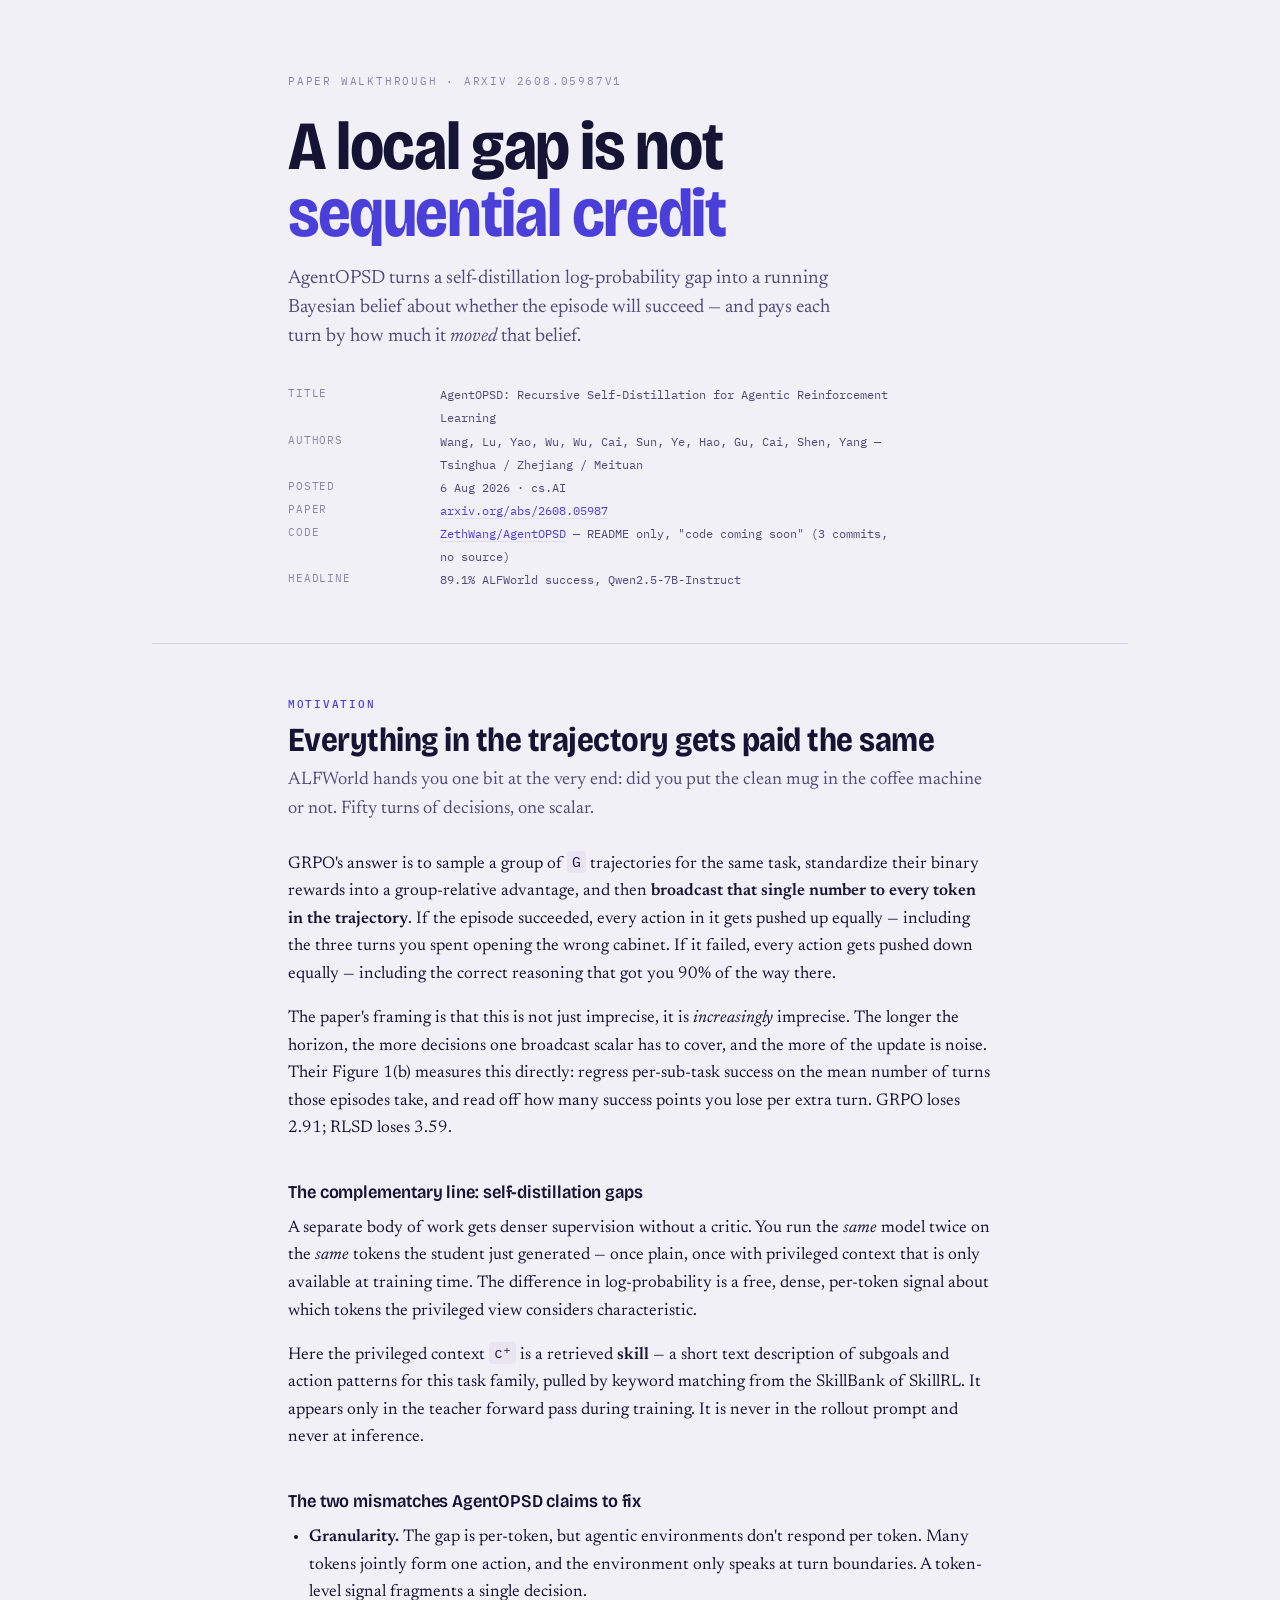
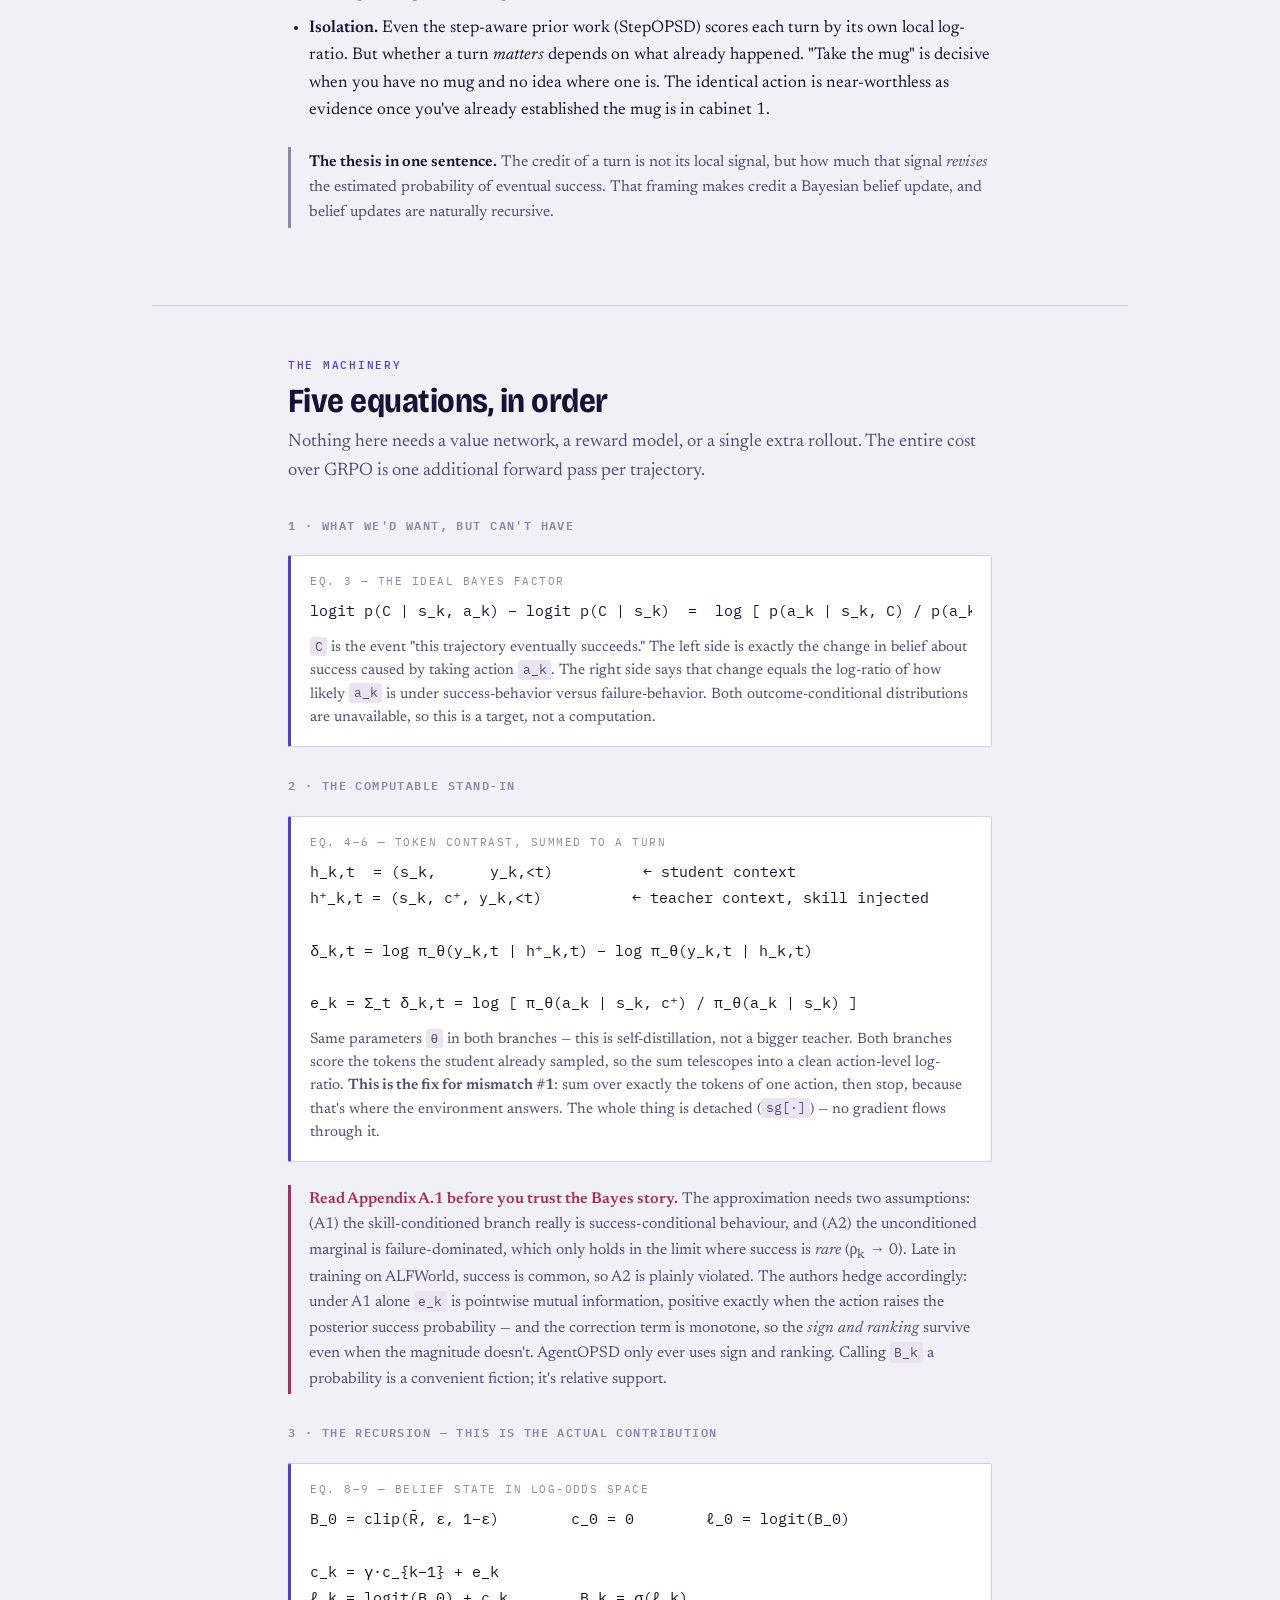
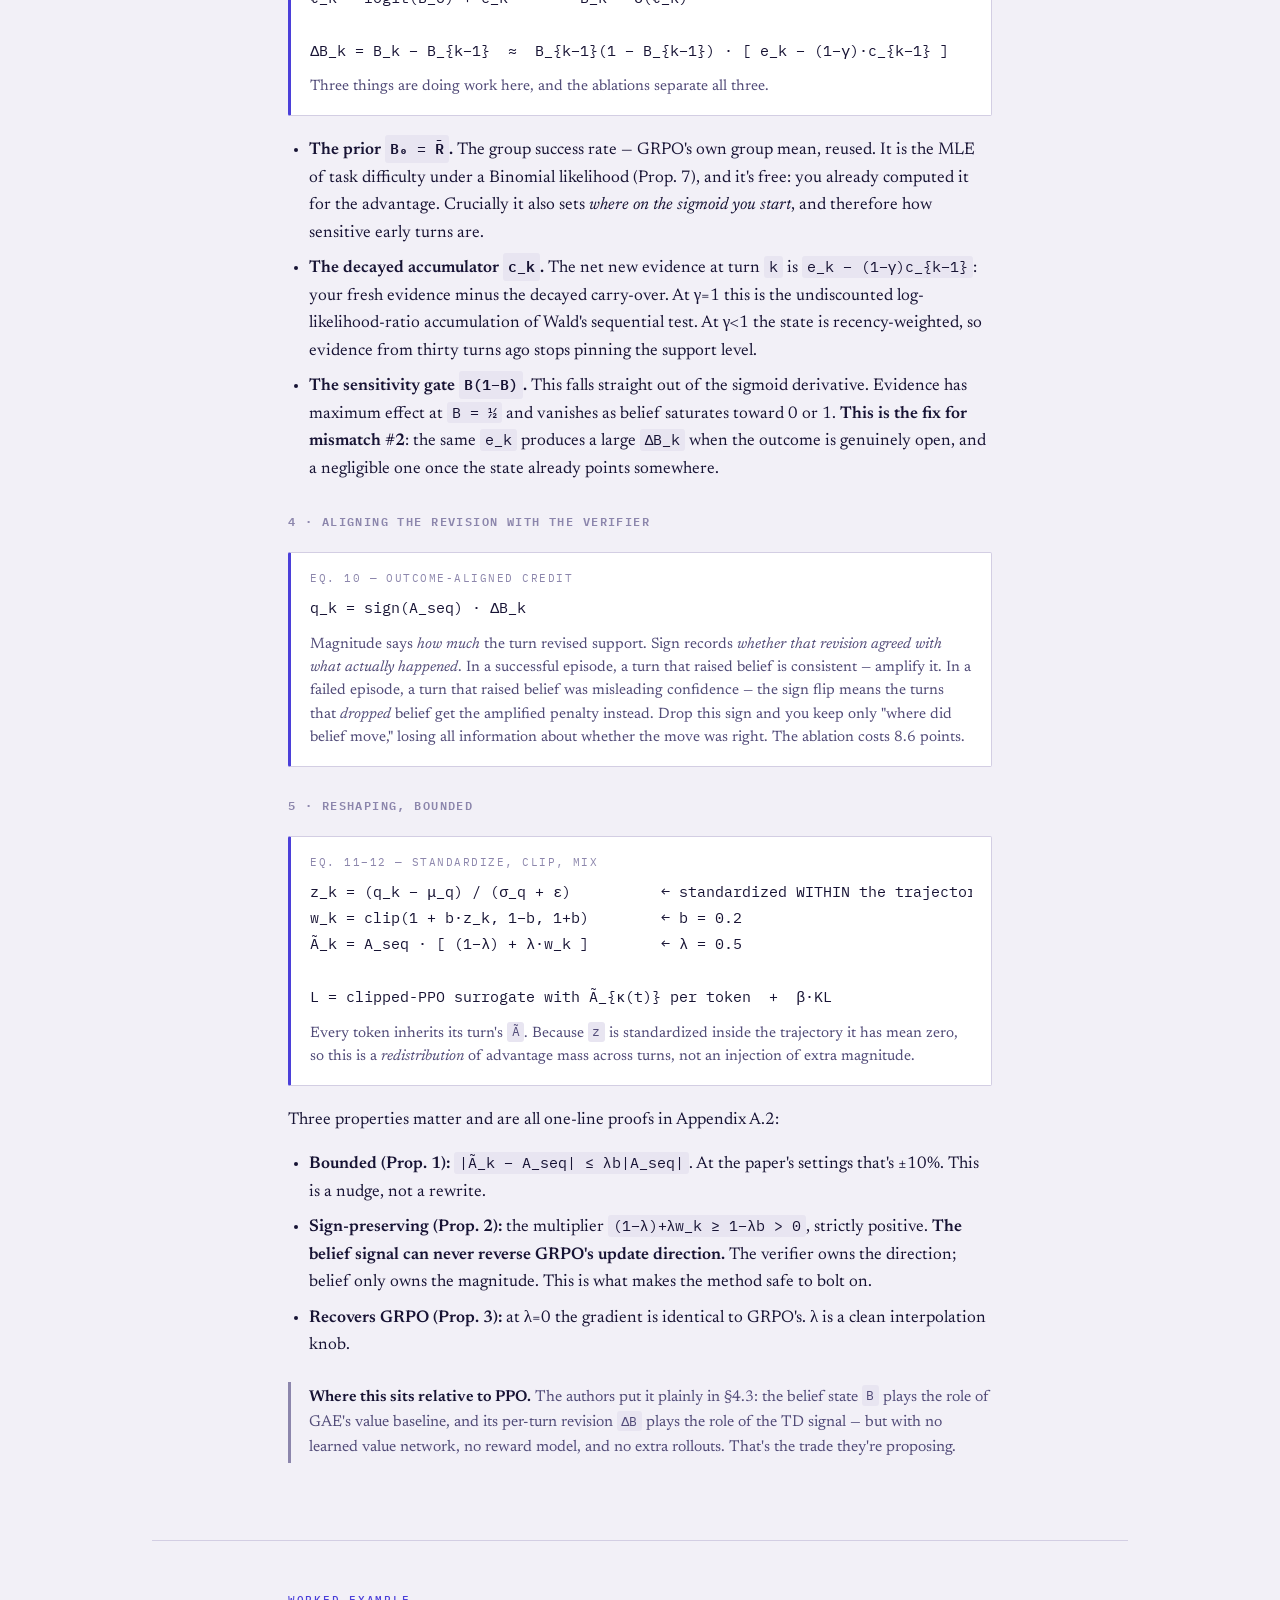
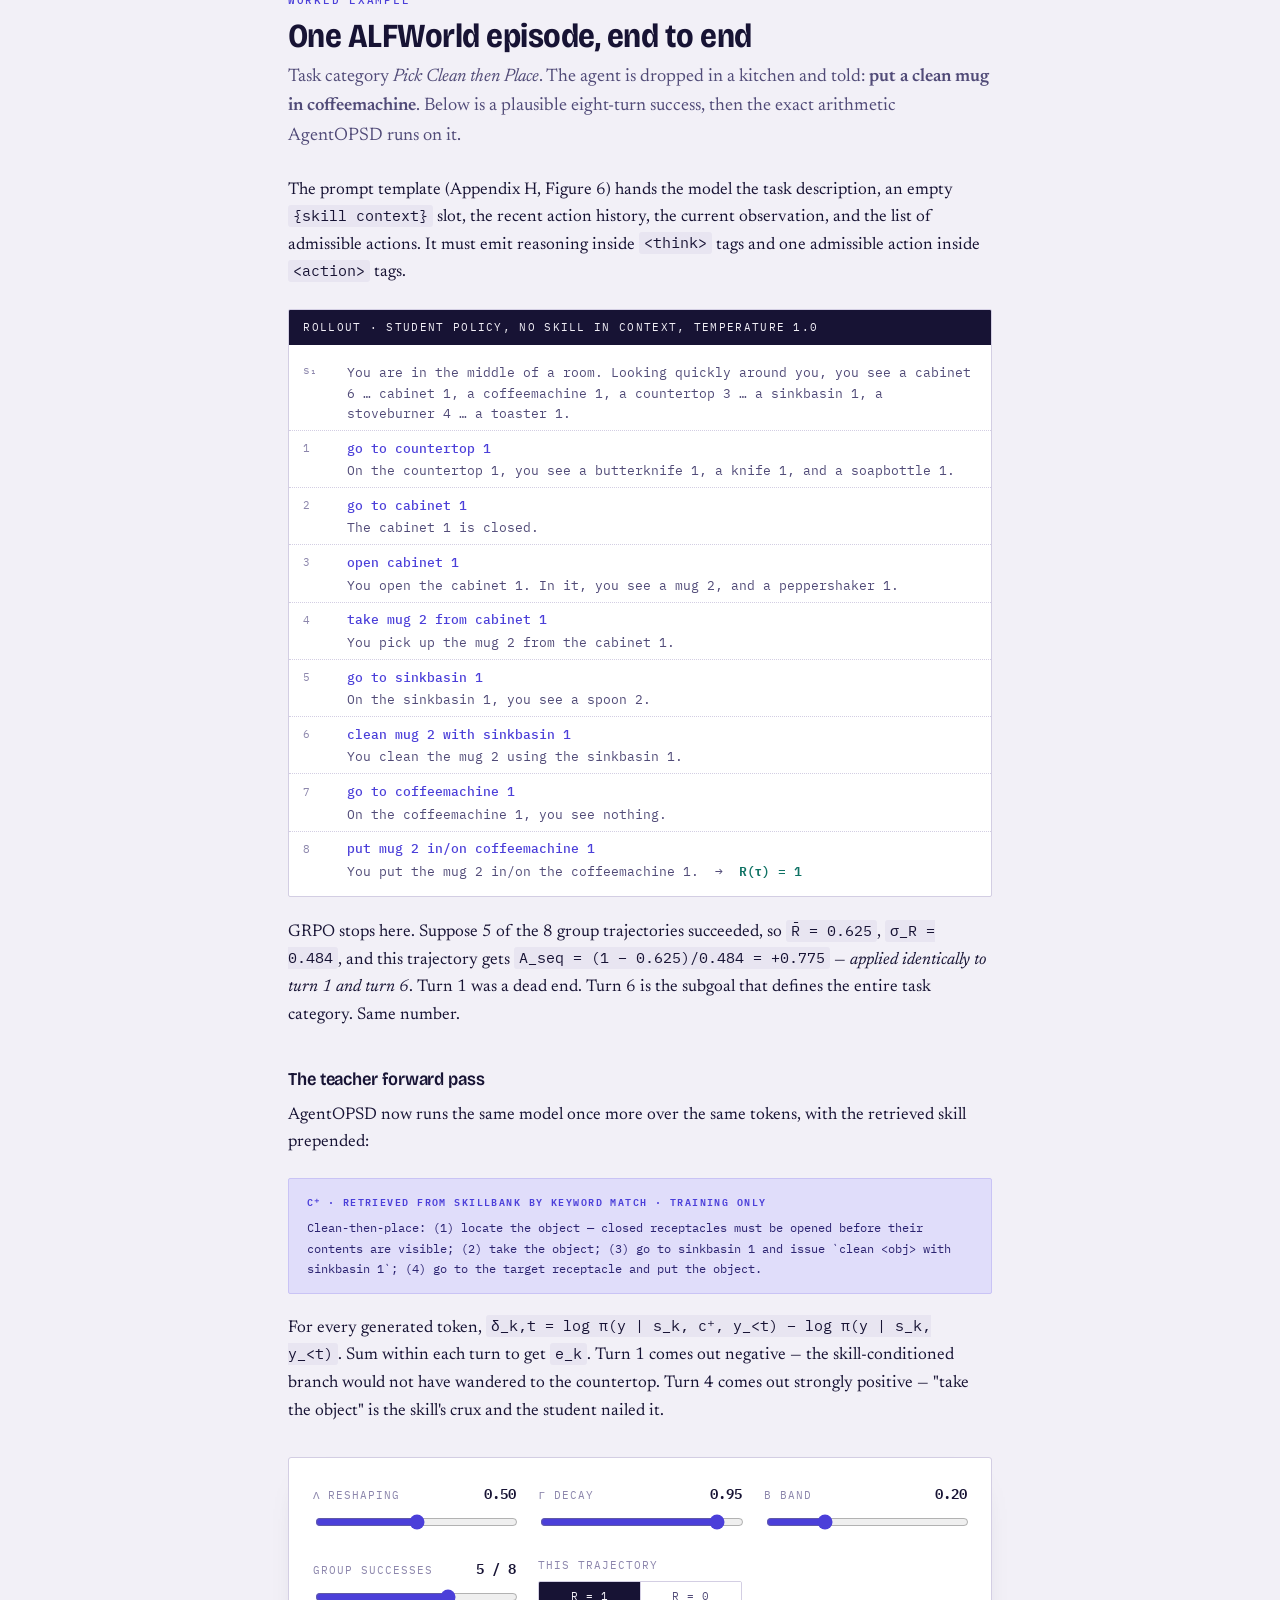
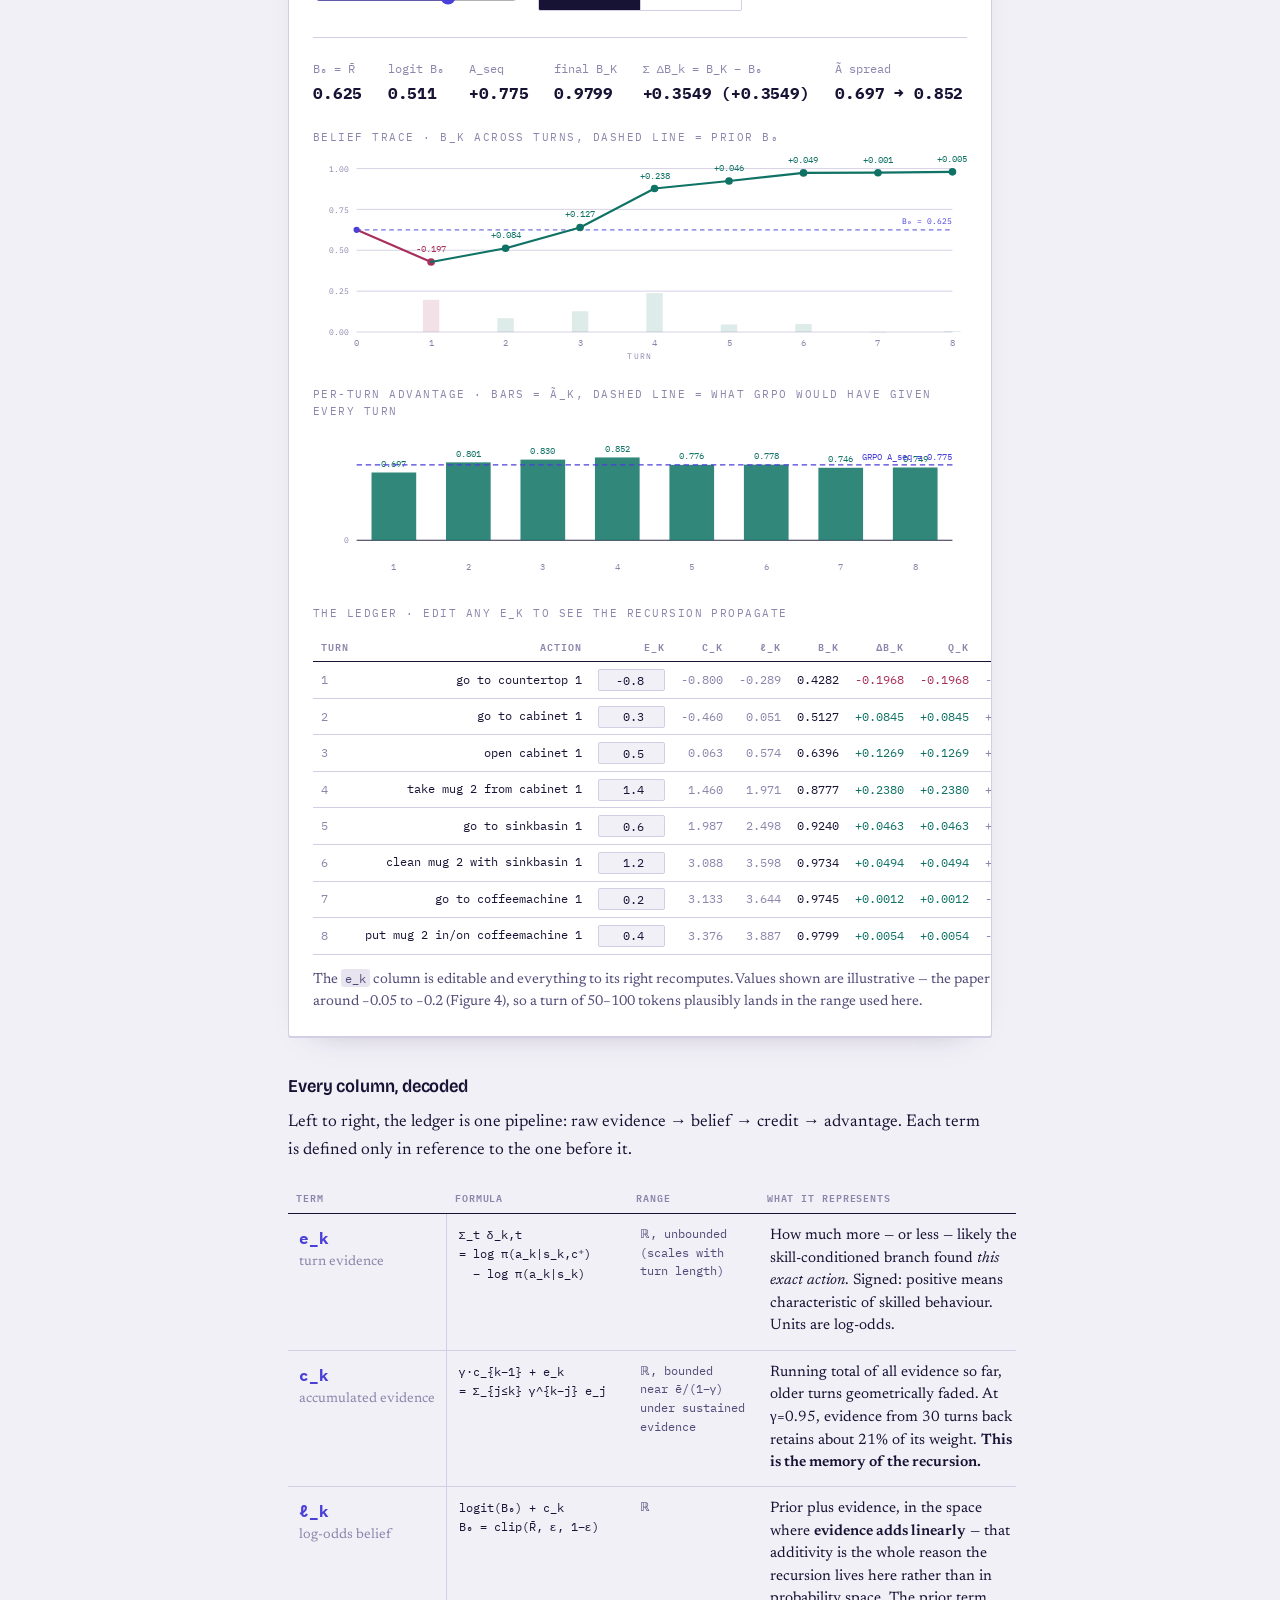
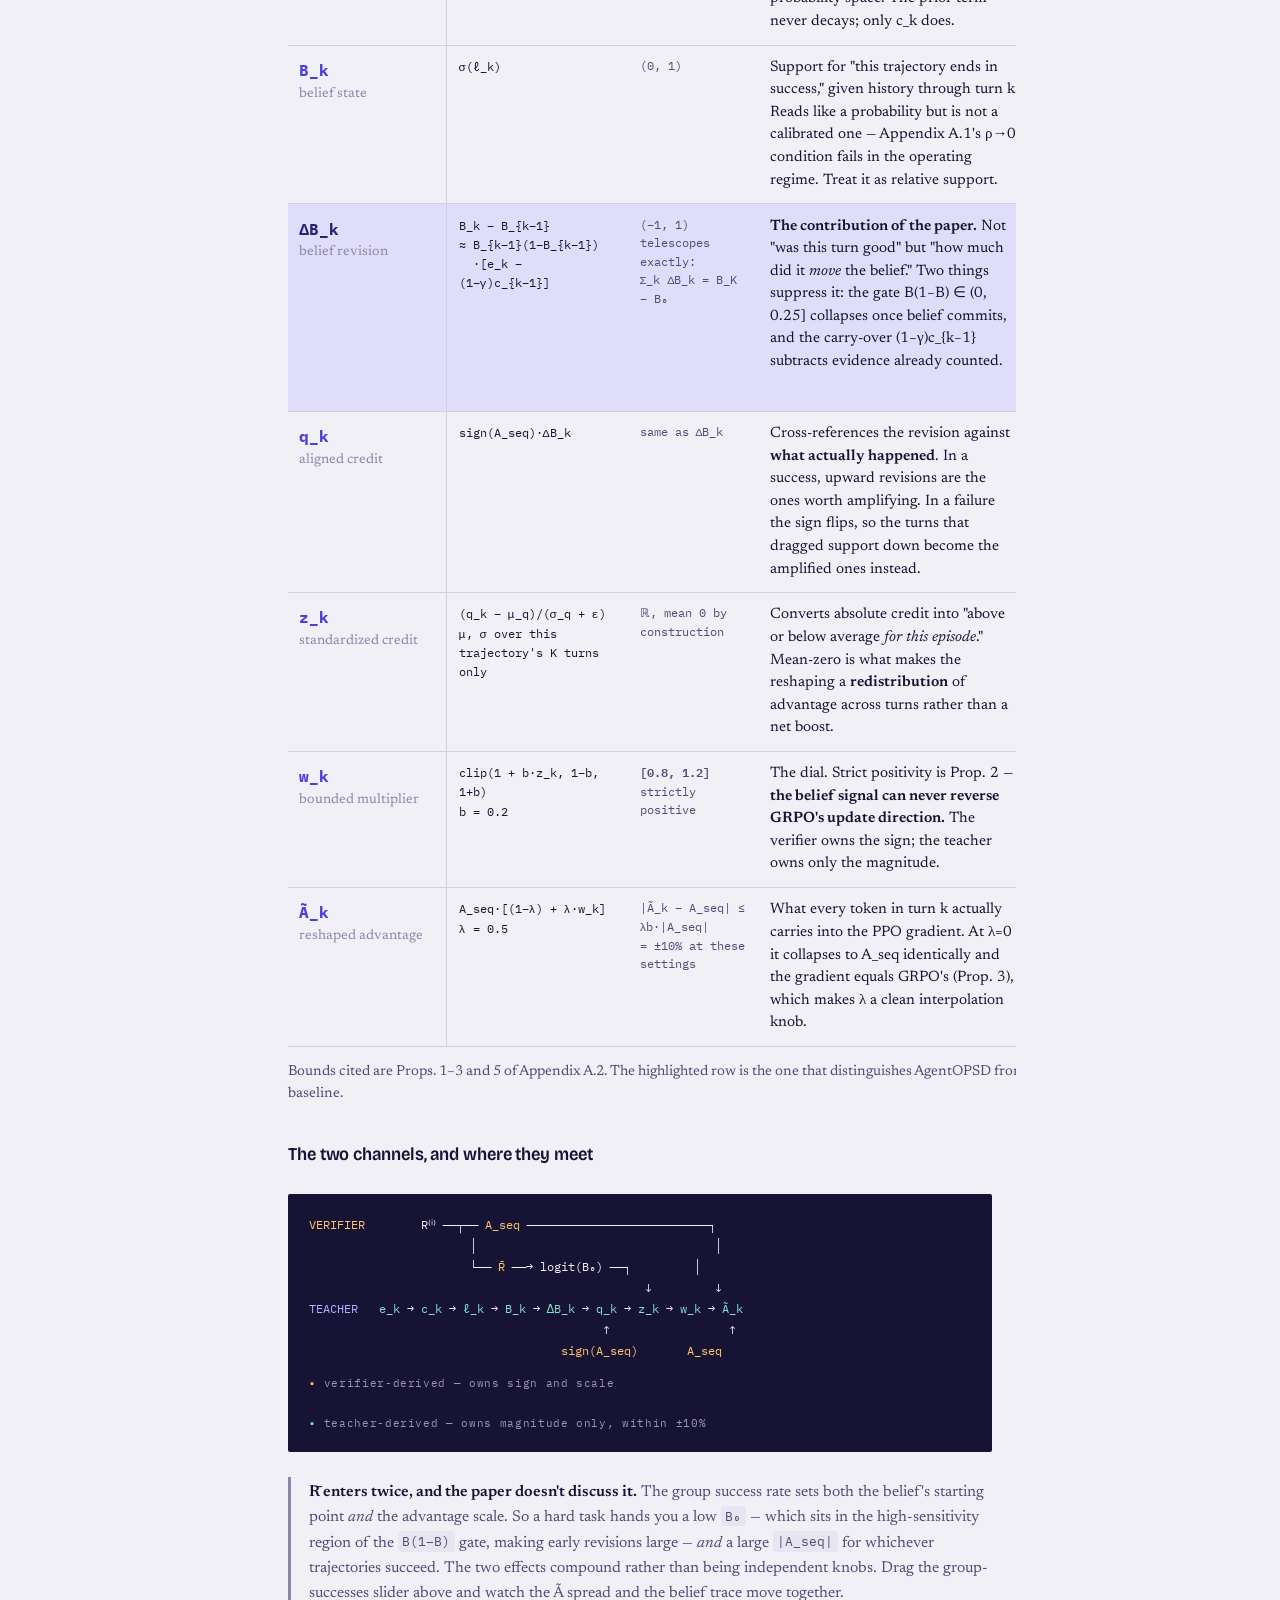
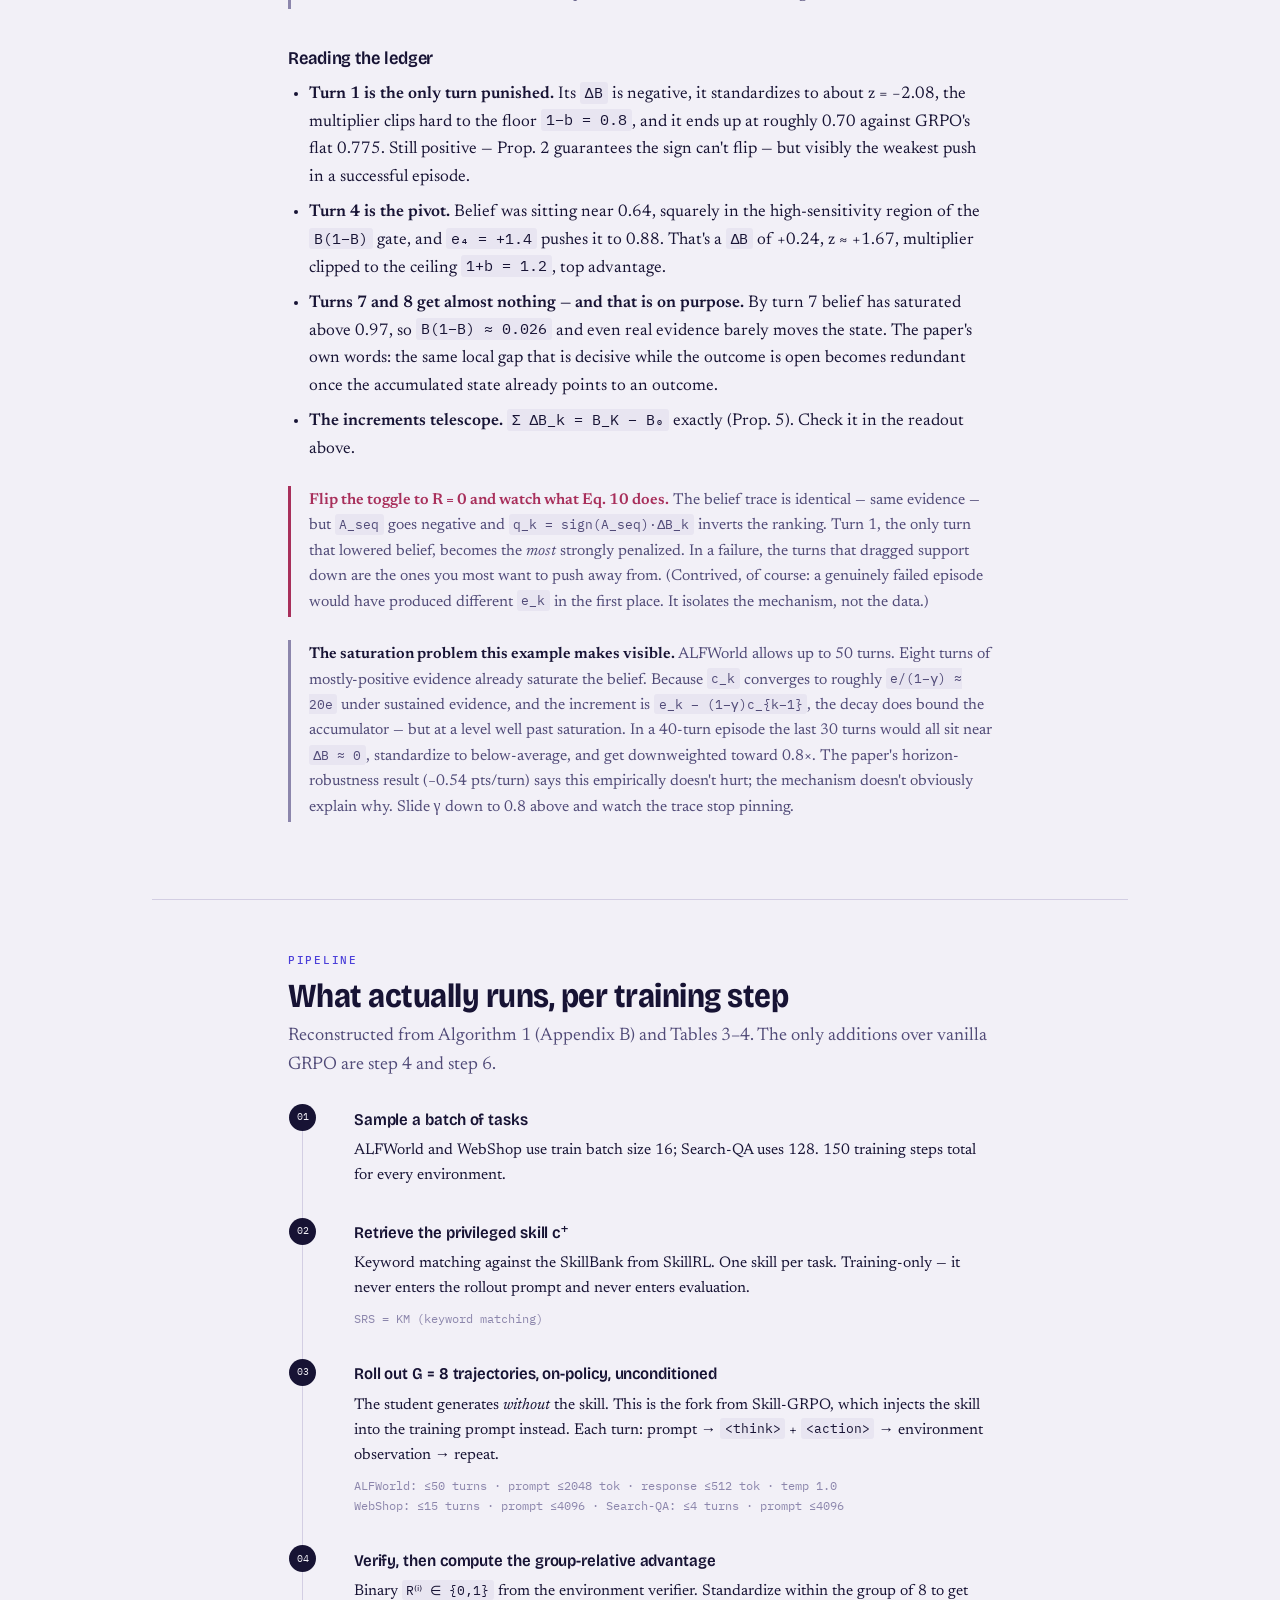
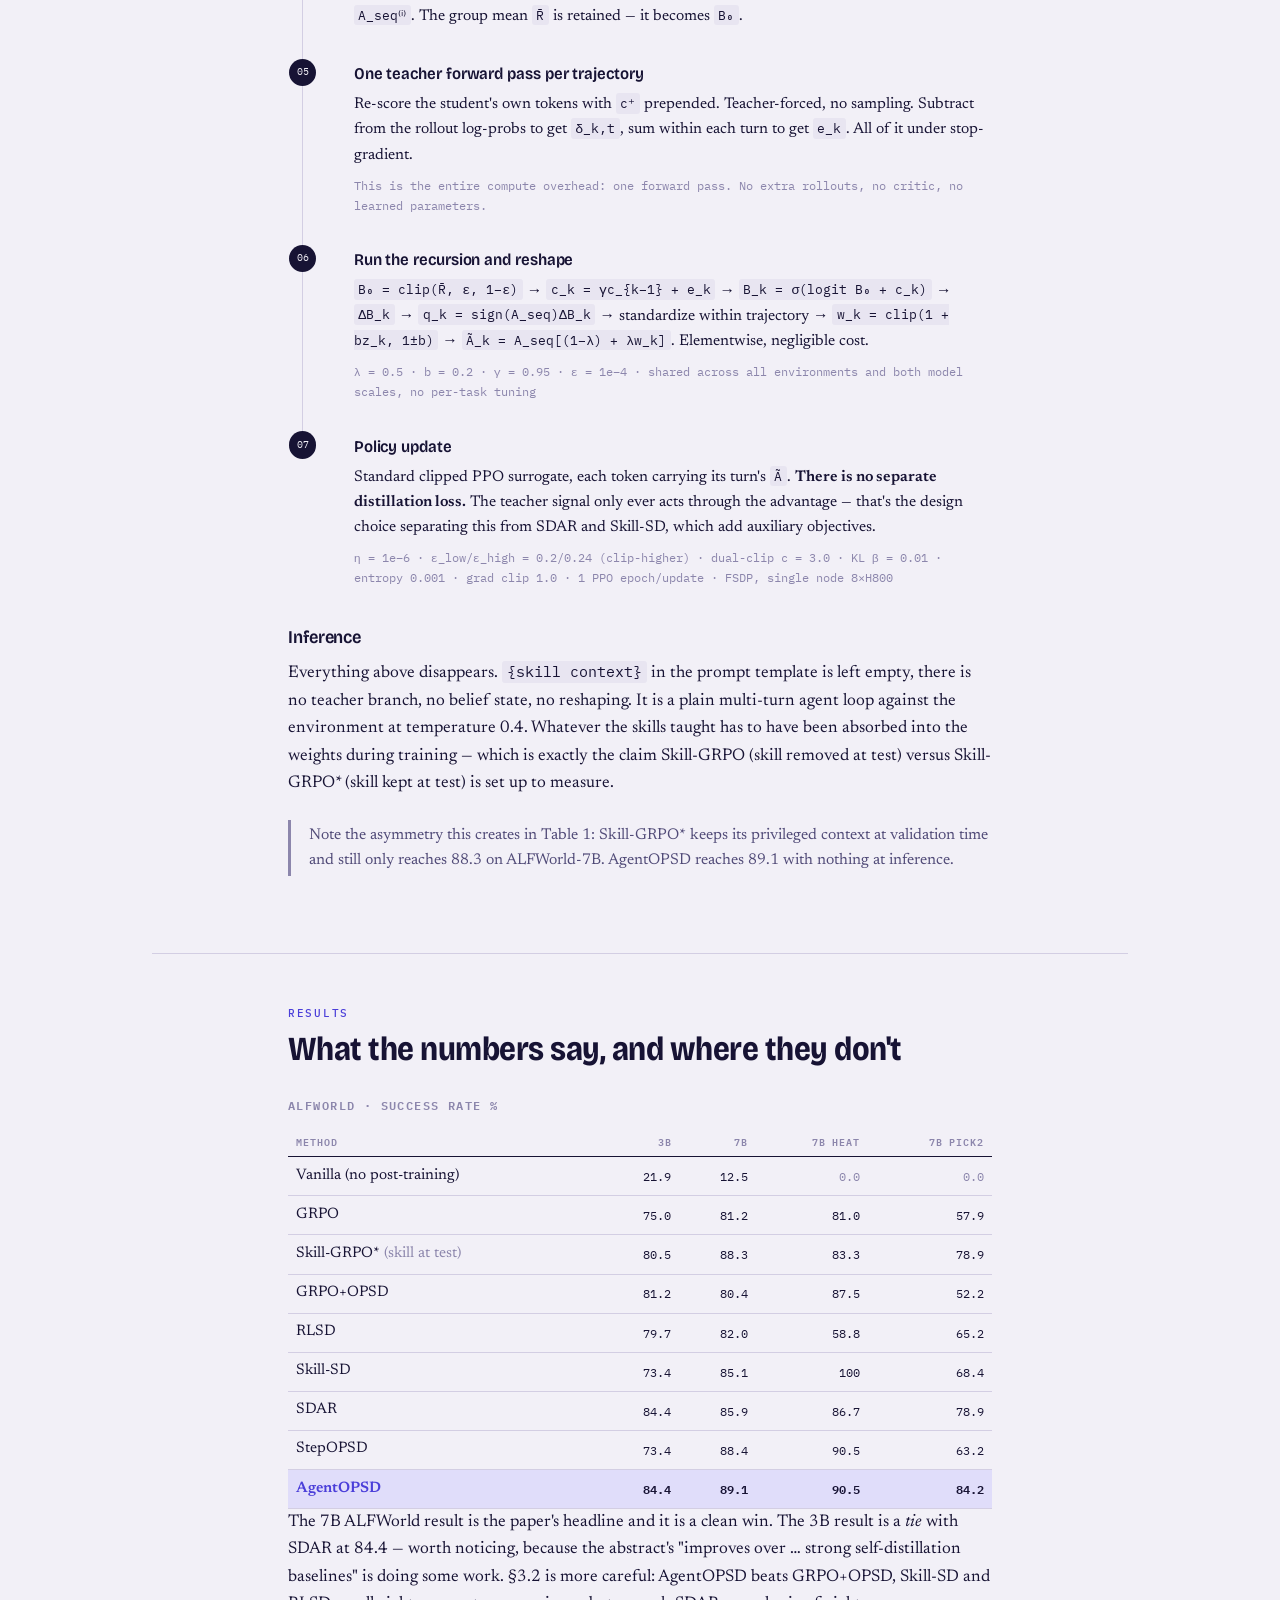
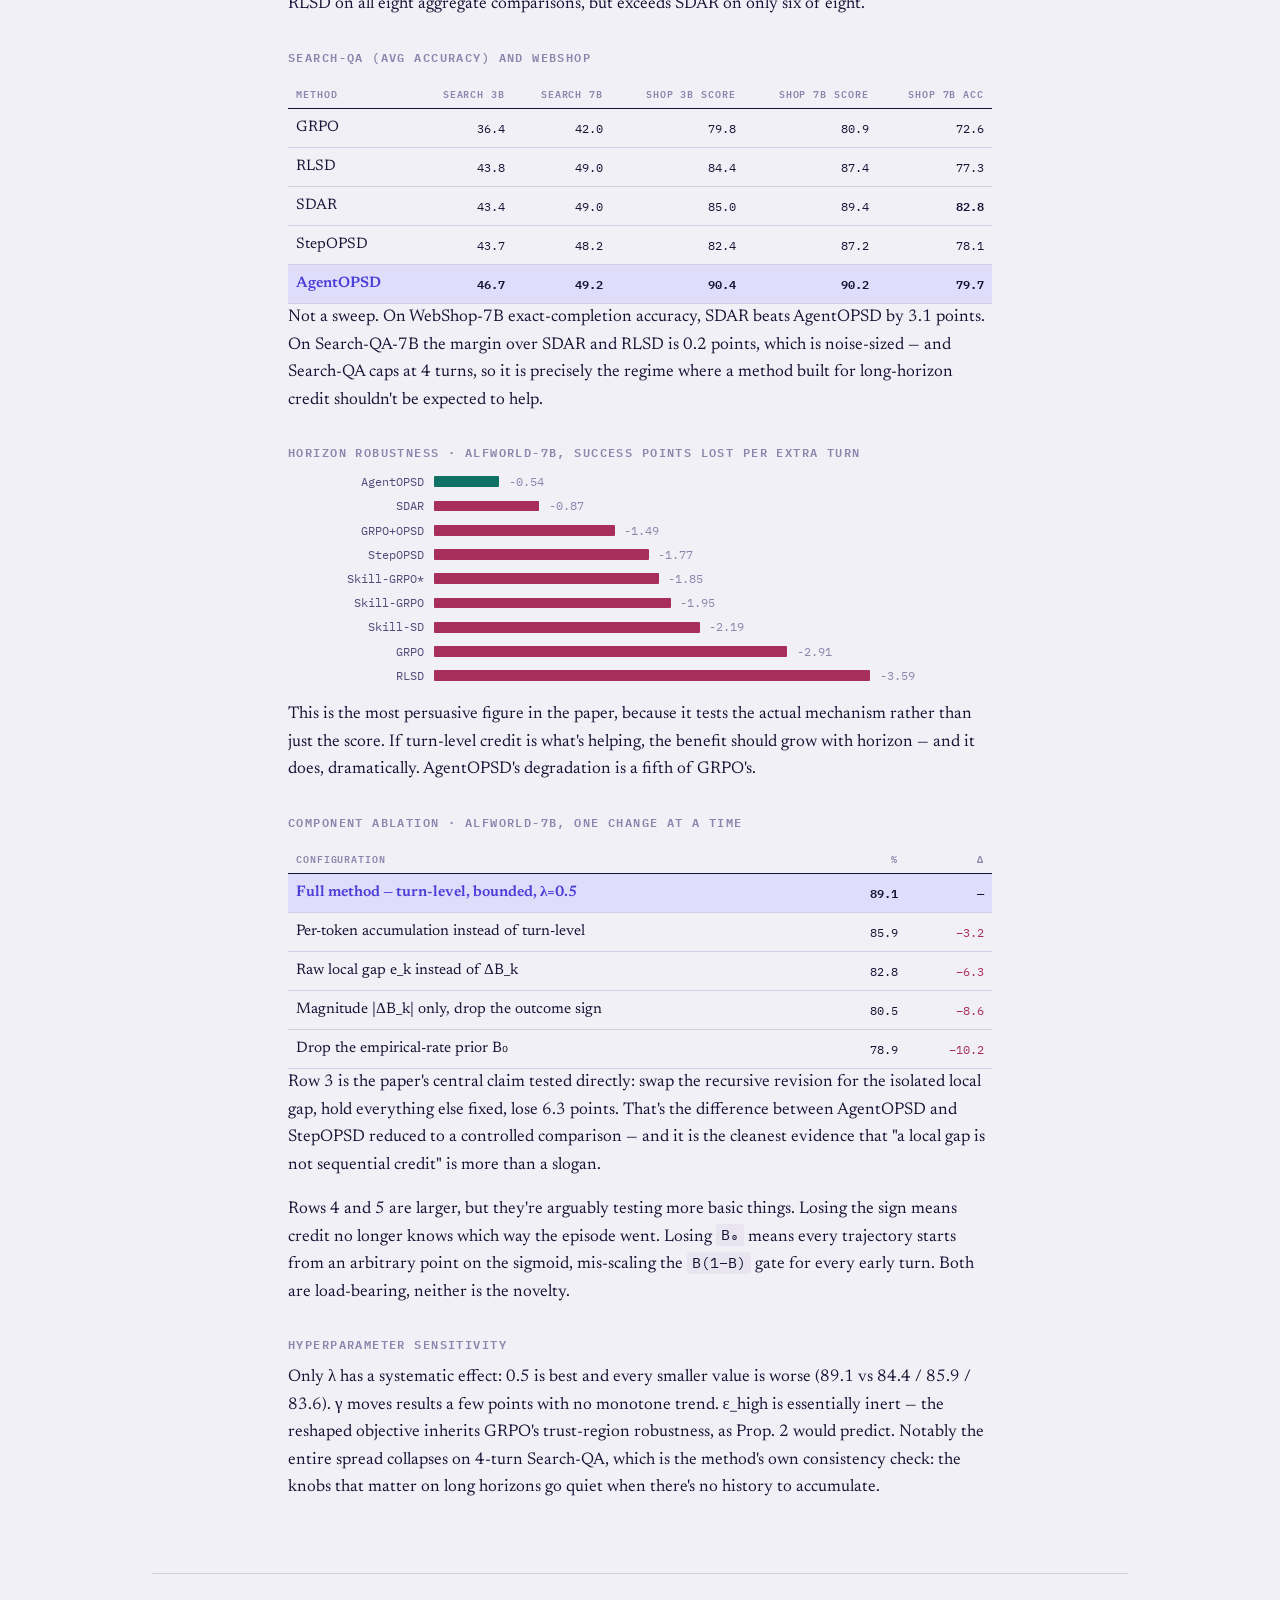
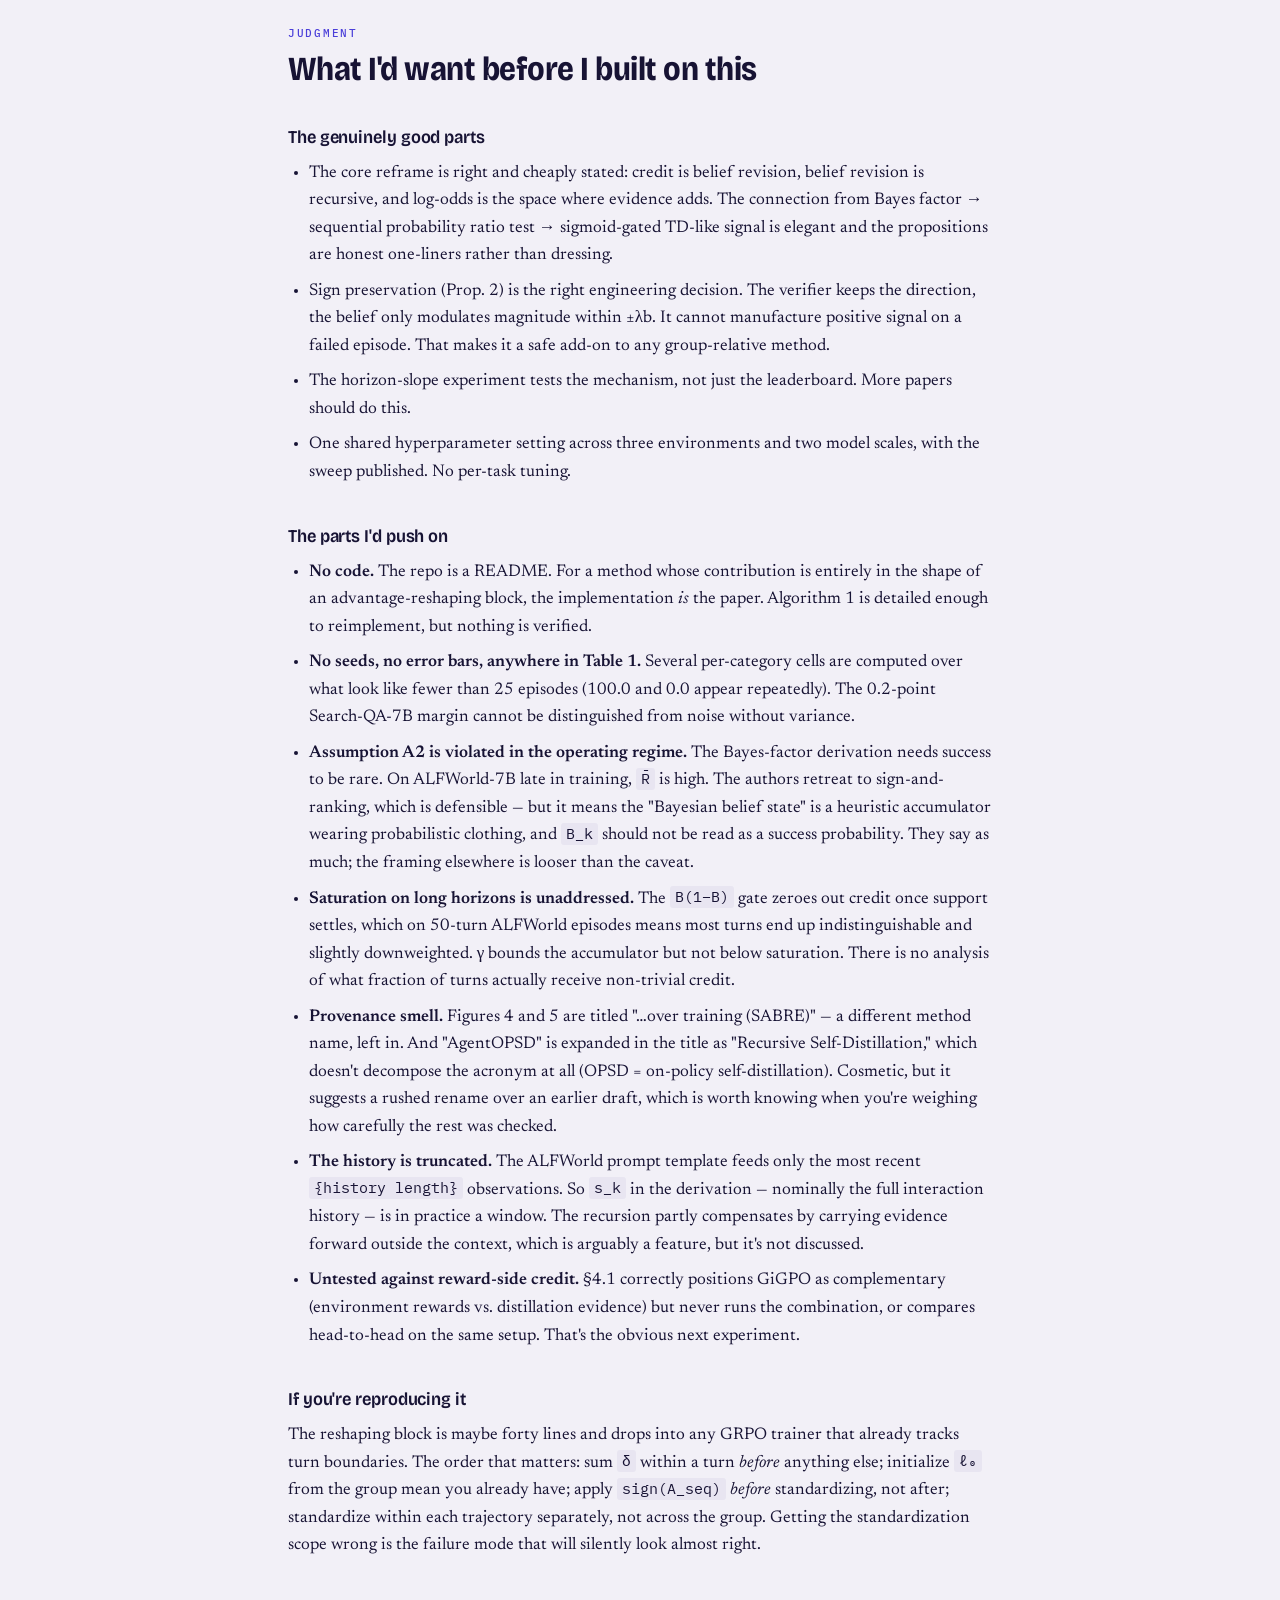
<file: study_notes/agentopsd-explained.html>
<!DOCTYPE html>
<html lang="en">
<head>
<meta charset="utf-8">
<meta name="viewport" content="width=device-width, initial-scale=1">
<title>AgentOPSD, worked through — recursive self-distillation for agentic RL</title>
<link rel="preconnect" href="https://fonts.googleapis.com">
<link rel="preconnect" href="https://fonts.gstatic.com" crossorigin>
<link href="https://fonts.googleapis.com/css2?family=Bricolage+Grotesque:opsz,wdth,wght@12..96,75..100,400..800&family=Newsreader:ital,opsz,wght@0,6..72,300..700;1,6..72,300..600&family=IBM+Plex+Mono:wght@400;500;600&display=swap" rel="stylesheet">
<style>
:root{
  --paper:#F2F0F7;
  --paper-2:#E8E5F1;
  --ink:#171334;
  --ink-soft:#514B78;
  --ink-faint:#8C86AC;
  --rule:#D3CEE3;
  --up:#0F7264;
  --up-soft:#D5EBE6;
  --down:#A82F5B;
  --down-soft:#F6DDE6;
  --accent:#4B3FD9;
  --accent-soft:#E0DDFA;
  --display:"Bricolage Grotesque","Arial Narrow",system-ui,sans-serif;
  --body:"Newsreader",Georgia,"Times New Roman",serif;
  --mono:"IBM Plex Mono",ui-monospace,"SFMono-Regular",Menlo,monospace;
  --maxw:44rem;
  --wide:64rem;
}
*{box-sizing:border-box}
html{-webkit-text-size-adjust:100%}
body{
  margin:0; background:var(--paper); color:var(--ink);
  font-family:var(--body); font-size:1.0625rem; line-height:1.62;
  font-variant-numeric:oldstyle-nums;
}
.wrap{max-width:var(--wide); margin:0 auto; padding:0 1.5rem}
.col{max-width:var(--maxw); margin:0 auto}

/* ---------- masthead ---------- */
header.top{padding:4.5rem 0 2.5rem; border-bottom:1px solid var(--rule)}
.eyebrow{
  font-family:var(--mono); font-size:.7rem; letter-spacing:.16em; text-transform:uppercase;
  color:var(--ink-faint); margin:0 0 1.4rem;
}
h1{
  font-family:var(--display); font-weight:700; font-stretch:88%;
  font-size:clamp(2.4rem,7vw,4.3rem); line-height:.98; letter-spacing:-.02em;
  margin:0 0 1.1rem; text-wrap:balance;
}
h1 em{font-style:normal; color:var(--accent)}
.standfirst{font-size:1.2rem; line-height:1.5; color:var(--ink-soft); max-width:34rem; margin:0 0 2rem}
.meta{
  font-family:var(--mono); font-size:.76rem; line-height:1.9; color:var(--ink-soft);
  display:grid; grid-template-columns:8.5rem 1fr; gap:0 1rem; max-width:38rem;
}
.meta dt{color:var(--ink-faint); text-transform:uppercase; letter-spacing:.08em; font-size:.68rem}
.meta dd{margin:0}
.meta a{color:var(--accent); text-decoration:none; border-bottom:1px solid var(--accent-soft)}
.meta a:hover{border-bottom-color:var(--accent)}

/* ---------- sections ---------- */
section{padding:3.4rem 0; border-bottom:1px solid var(--rule)}
h2{
  font-family:var(--display); font-weight:700; font-stretch:88%;
  font-size:clamp(1.5rem,3.4vw,2.1rem); line-height:1.08; letter-spacing:-.015em;
  margin:0 0 .5rem; text-wrap:balance;
}
h2 .tag{
  display:block; font-family:var(--mono); font-weight:500; font-size:.68rem;
  letter-spacing:.16em; text-transform:uppercase; color:var(--accent); margin-bottom:.7rem;
}
h3{
  font-family:var(--display); font-weight:600; font-stretch:92%;
  font-size:1.12rem; letter-spacing:-.005em; margin:2.2rem 0 .5rem;
}
h4{font-family:var(--mono); font-size:.74rem; letter-spacing:.12em; text-transform:uppercase;
   color:var(--ink-faint); font-weight:600; margin:1.8rem 0 .6rem}
p{margin:0 0 1.05rem}
.lede{font-size:1.14rem; color:var(--ink-soft); margin-bottom:1.6rem}
strong{font-weight:600}
code{font-family:var(--mono); font-size:.86em; background:var(--paper-2); padding:.1em .34em; border-radius:3px}
ul,ol{margin:0 0 1.1rem; padding-left:1.3rem}
li{margin-bottom:.5rem}
a{color:var(--accent)}

/* ---------- equation cards ---------- */
.eq{
  background:#fff; border:1px solid var(--rule); border-left:3px solid var(--accent);
  padding:1.05rem 1.2rem; margin:1.3rem 0; border-radius:2px;
}
.eq .label{font-family:var(--mono); font-size:.66rem; letter-spacing:.14em; text-transform:uppercase;
  color:var(--ink-faint); margin-bottom:.5rem}
.eq .math{font-family:var(--mono); font-size:.94rem; line-height:1.75; overflow-x:auto; white-space:pre; color:var(--ink)}
.eq .gloss{font-size:.94rem; color:var(--ink-soft); margin:.7rem 0 0; line-height:1.55}

/* ---------- callouts ---------- */
.note{
  border-left:3px solid var(--ink-faint); padding:.15rem 0 .15rem 1.1rem;
  margin:1.4rem 0; color:var(--ink-soft); font-size:.98rem;
}
.note strong{color:var(--ink)}
.warn{border-left-color:var(--down)}
.warn strong{color:var(--down)}

/* ---------- transcript ---------- */
.transcript{
  background:#fff; border:1px solid var(--rule); border-radius:2px;
  font-family:var(--mono); font-size:.79rem; line-height:1.6; margin:1.4rem 0;
  overflow:hidden;
}
.transcript .head{
  background:var(--ink); color:var(--paper); padding:.55rem .9rem;
  font-size:.68rem; letter-spacing:.12em; text-transform:uppercase;
}
.transcript .rows{padding:.5rem 0}
.trow{display:grid; grid-template-columns:2.1rem 1fr; gap:.6rem; padding:.42rem .9rem}
.trow + .trow{border-top:1px dotted var(--rule)}
.tn{color:var(--ink-faint); font-size:.7rem; padding-top:.15rem}
.act{color:var(--accent); font-weight:500}
.obs{color:var(--ink-soft); display:block; margin-top:.15rem}
.skillbox{
  background:var(--accent-soft); border:1px solid #C9C3F5; border-radius:2px;
  padding:.9rem 1.1rem; margin:1.3rem 0; font-family:var(--mono); font-size:.78rem; line-height:1.65;
  color:#2A2270;
}
.skillbox .label{font-size:.64rem; letter-spacing:.14em; text-transform:uppercase; color:var(--accent); margin-bottom:.45rem; font-weight:600}

/* ---------- the machine (signature) ---------- */
.machine{
  background:#fff; border:1px solid var(--rule); border-radius:3px;
  padding:1.5rem; margin:2rem 0;
  box-shadow:0 1px 0 var(--rule), 0 14px 34px -26px rgba(23,19,52,.4);
}
.controls{
  display:grid; grid-template-columns:repeat(auto-fit,minmax(9.5rem,1fr)); gap:1rem 1.4rem;
  padding-bottom:1.3rem; margin-bottom:1.3rem; border-bottom:1px solid var(--rule);
}
.ctrl label{
  display:flex; justify-content:space-between; align-items:baseline;
  font-family:var(--mono); font-size:.68rem; letter-spacing:.09em; text-transform:uppercase;
  color:var(--ink-faint); margin-bottom:.4rem;
}
.ctrl label b{font-size:.86rem; color:var(--ink); letter-spacing:0; text-transform:none; font-weight:600}
input[type=range]{width:100%; accent-color:var(--accent); height:1.1rem}
.seg{display:flex; border:1px solid var(--rule); border-radius:2px; overflow:hidden}
.seg button{
  flex:1; border:0; background:#fff; color:var(--ink-soft); cursor:pointer;
  font-family:var(--mono); font-size:.7rem; padding:.42rem .2rem; letter-spacing:.04em;
}
.seg button[aria-pressed=true]{background:var(--ink); color:var(--paper)}
.seg button + button{border-left:1px solid var(--rule)}
.seg button:focus-visible{outline:2px solid var(--accent); outline-offset:-2px}

.readout{
  display:flex; flex-wrap:wrap; gap:1.6rem; font-family:var(--mono); font-size:.74rem;
  color:var(--ink-faint); margin-bottom:1.2rem;
}
.readout span b{display:block; font-size:1.02rem; color:var(--ink); letter-spacing:-.01em; margin-top:.15rem}

svg{display:block; width:100%; height:auto}
.charttitle{font-family:var(--mono); font-size:.66rem; letter-spacing:.14em; text-transform:uppercase;
  color:var(--ink-faint); margin:1.4rem 0 .5rem}

/* ---------- ledger table ---------- */
.scroller{overflow-x:auto; -webkit-overflow-scrolling:touch; margin:0 -1.5rem; padding:0 1.5rem}
table{border-collapse:collapse; width:100%; font-family:var(--mono); font-size:.76rem; min-width:40rem}
th{
  text-align:right; font-weight:600; font-size:.63rem; letter-spacing:.09em; text-transform:uppercase;
  color:var(--ink-faint); padding:.5rem .5rem .45rem; border-bottom:1px solid var(--ink);
  white-space:nowrap;
}
th:first-child,td:first-child{text-align:left}
td{padding:.42rem .5rem; border-bottom:1px solid var(--rule); text-align:right; white-space:nowrap}
tbody tr:hover{background:var(--paper-2)}
.pos{color:var(--up)} .neg{color:var(--down)}
.dim{color:var(--ink-faint)}
.pill{display:inline-block; padding:.06em .42em; border-radius:2px; font-size:.72rem}
.pill.up{background:var(--up-soft); color:var(--up)}
.pill.dn{background:var(--down-soft); color:var(--down)}
.evcell input{
  width:4.2rem; font-family:var(--mono); font-size:.76rem; text-align:right;
  border:1px solid var(--rule); background:var(--paper); border-radius:2px; padding:.16rem .3rem; color:var(--ink);
}
.evcell input:focus{outline:2px solid var(--accent); outline-offset:-1px; background:#fff}
caption{caption-side:bottom; text-align:left; font-family:var(--body); font-size:.9rem;
  color:var(--ink-soft); padding-top:.9rem; line-height:1.5}

/* ---------- results tables ---------- */
/* ---------- glossary ---------- */
table.gloss{font-size:.8rem; min-width:56rem}
table.gloss th{text-align:left; vertical-align:bottom}
table.gloss td{text-align:left; vertical-align:top; white-space:normal; padding:.7rem .7rem}
table.gloss td.sym{white-space:nowrap; width:8.5rem; border-right:1px solid var(--rule)}
table.gloss td.sym b{font-size:1.02rem; color:var(--accent); display:block}
table.gloss td.sym span{font-family:var(--body); font-size:.86rem; color:var(--ink-faint); line-height:1.3; display:block; margin-top:.15rem}
table.gloss td.frm{font-size:.73rem; line-height:1.65; color:var(--ink); width:13rem}
table.gloss td.rng{font-size:.72rem; color:var(--ink-soft); width:9rem}
table.gloss td.what{font-family:var(--body); font-size:.94rem; line-height:1.5; min-width:17rem}
table.gloss td.dep{font-size:.72rem; color:var(--ink-soft); width:11rem; line-height:1.6}
table.gloss tr.pivot td{background:var(--accent-soft)}
table.gloss tr.pivot td.sym b{color:#2A2270}
.channel{
  background:var(--ink); color:var(--paper); border-radius:2px;
  padding:1.2rem 1.3rem; margin:1.6rem 0; overflow-x:auto;
}
.channel pre{margin:0; font-family:var(--mono); font-size:.75rem; line-height:1.75; white-space:pre}
.channel .v{color:#7FE3CF} .channel .t{color:#B7AEFF} .channel .j{color:#FFC46B}
.chlegend{display:flex; gap:1.4rem; flex-wrap:wrap; margin-top:.9rem; font-family:var(--mono); font-size:.68rem; letter-spacing:.06em; color:#9A93BF}
.chlegend b{font-weight:500}
table.results{font-size:.78rem}
table.results td.name{font-family:var(--body); font-size:.95rem; text-align:left}
table.results tr.hero td{background:var(--accent-soft); font-weight:600}
table.results tr.hero td.name{color:var(--accent)}

/* ---------- pipeline ---------- */
.pipe{counter-reset:step; margin:1.6rem 0; padding:0; list-style:none}
.pipe > li{
  position:relative; padding:0 0 1.5rem 3.2rem; margin:0;
  border-left:1px solid var(--rule); margin-left:.85rem;
}
.pipe > li:last-child{border-left-color:transparent; padding-bottom:0}
.pipe > li::before{
  counter-increment:step; content:counter(step,decimal-leading-zero);
  position:absolute; left:-.85rem; top:-.15rem; width:1.7rem; height:1.7rem;
  background:var(--ink); color:var(--paper); border-radius:50%;
  font-family:var(--mono); font-size:.64rem; display:flex; align-items:center; justify-content:center;
}
.pipe h3{margin:0 0 .3rem; font-size:1.02rem}
.pipe p{margin:0 0 .5rem; font-size:.97rem}
.pipe .kv{font-family:var(--mono); font-size:.73rem; color:var(--ink-faint); line-height:1.7}

/* ---------- misc ---------- */
.two{display:grid; grid-template-columns:1fr 1fr; gap:1.4rem}
@media(max-width:640px){.two{grid-template-columns:1fr}}
footer{padding:3rem 0 5rem; font-family:var(--mono); font-size:.73rem; color:var(--ink-faint); line-height:1.8}
:focus-visible{outline:2px solid var(--accent); outline-offset:2px}
@media (prefers-reduced-motion:reduce){*{transition:none!important; animation:none!important}}
.slope{display:flex; align-items:center; gap:.6rem; font-family:var(--mono); font-size:.75rem; margin:.3rem 0}
.slope .bar{height:.68rem; background:var(--down); border-radius:1px}
.slope .bar.best{background:var(--up)}
.slope .nm{width:8.5rem; color:var(--ink-soft); text-align:right; flex:none}
.slope .val{color:var(--ink-faint); flex:none}
</style>
</head>
<body>

<div class="wrap">

<header class="top">
  <div class="col">
    <p class="eyebrow">Paper walkthrough · arXiv 2608.05987v1</p>
    <h1>A local gap is not <em>sequential credit</em></h1>
    <p class="standfirst">AgentOPSD turns a self-distillation log-probability gap into a running Bayesian belief about whether the episode will succeed — and pays each turn by how much it <em>moved</em> that belief.</p>
    <dl class="meta">
      <dt>Title</dt><dd>AgentOPSD: Recursive Self-Distillation for Agentic Reinforcement Learning</dd>
      <dt>Authors</dt><dd>Wang, Lu, Yao, Wu, Wu, Cai, Sun, Ye, Hao, Gu, Cai, Shen, Yang — Tsinghua / Zhejiang / Meituan</dd>
      <dt>Posted</dt><dd>6 Aug 2026 · cs.AI</dd>
      <dt>Paper</dt><dd><a href="https://arxiv.org/abs/2608.05987">arxiv.org/abs/2608.05987</a></dd>
      <dt>Code</dt><dd><a href="https://github.com/ZethWang/AgentOPSD">ZethWang/AgentOPSD</a> — README only, "code coming soon" (3 commits, no source)</dd>
      <dt>Headline</dt><dd>89.1% ALFWorld success, Qwen2.5-7B-Instruct</dd>
    </dl>
  </div>
</header>

<!-- ============================================================ -->
<section>
<div class="col">
  <h2><span class="tag">Motivation</span>Everything in the trajectory gets paid the same</h2>
  <p class="lede">ALFWorld hands you one bit at the very end: did you put the clean mug in the coffee machine or not. Fifty turns of decisions, one scalar.</p>

  <p>GRPO's answer is to sample a group of <code>G</code> trajectories for the same task, standardize their binary rewards into a group-relative advantage, and then <strong>broadcast that single number to every token in the trajectory</strong>. If the episode succeeded, every action in it gets pushed up equally — including the three turns you spent opening the wrong cabinet. If it failed, every action gets pushed down equally — including the correct reasoning that got you 90% of the way there.</p>

  <p>The paper's framing is that this is not just imprecise, it is <em>increasingly</em> imprecise. The longer the horizon, the more decisions one broadcast scalar has to cover, and the more of the update is noise. Their Figure 1(b) measures this directly: regress per-sub-task success on the mean number of turns those episodes take, and read off how many success points you lose per extra turn. GRPO loses 2.91; RLSD loses 3.59.</p>

  <h3>The complementary line: self-distillation gaps</h3>
  <p>A separate body of work gets denser supervision without a critic. You run the <em>same</em> model twice on the <em>same</em> tokens the student just generated — once plain, once with privileged context that is only available at training time. The difference in log-probability is a free, dense, per-token signal about which tokens the privileged view considers characteristic.</p>
  <p>Here the privileged context <code>c⁺</code> is a retrieved <strong>skill</strong> — a short text description of subgoals and action patterns for this task family, pulled by keyword matching from the SkillBank of SkillRL. It appears only in the teacher forward pass during training. It is never in the rollout prompt and never at inference.</p>

  <h3>The two mismatches AgentOPSD claims to fix</h3>
  <ul>
    <li><strong>Granularity.</strong> The gap is per-token, but agentic environments don't respond per token. Many tokens jointly form one action, and the environment only speaks at turn boundaries. A token-level signal fragments a single decision.</li>
    <li><strong>Isolation.</strong> Even the step-aware prior work (StepOPSD) scores each turn by its own local log-ratio. But whether a turn <em>matters</em> depends on what already happened. "Take the mug" is decisive when you have no mug and no idea where one is. The identical action is near-worthless as evidence once you've already established the mug is in cabinet 1.</li>
  </ul>

  <div class="note">
    <strong>The thesis in one sentence.</strong> The credit of a turn is not its local signal, but how much that signal <em>revises</em> the estimated probability of eventual success. That framing makes credit a Bayesian belief update, and belief updates are naturally recursive.
  </div>
</div>
</section>

<!-- ============================================================ -->
<section>
<div class="col">
  <h2><span class="tag">The machinery</span>Five equations, in order</h2>
  <p class="lede">Nothing here needs a value network, a reward model, or a single extra rollout. The entire cost over GRPO is one additional forward pass per trajectory.</p>

  <h4>1 · What we'd want, but can't have</h4>
  <div class="eq">
    <div class="label">Eq. 3 — the ideal Bayes factor</div>
    <div class="math">logit p(C | s_k, a_k) − logit p(C | s_k)  =  log [ p(a_k | s_k, C) / p(a_k | s_k, ¬C) ]</div>
    <p class="gloss"><code>C</code> is the event "this trajectory eventually succeeds." The left side is exactly the change in belief about success caused by taking action <code>a_k</code>. The right side says that change equals the log-ratio of how likely <code>a_k</code> is under success-behavior versus failure-behavior. Both outcome-conditional distributions are unavailable, so this is a target, not a computation.</p>
  </div>

  <h4>2 · The computable stand-in</h4>
  <div class="eq">
    <div class="label">Eq. 4–6 — token contrast, summed to a turn</div>
    <div class="math">h_k,t  = (s_k,      y_k,&lt;t)          ← student context
h⁺_k,t = (s_k, c⁺, y_k,&lt;t)          ← teacher context, skill injected

δ_k,t = log π_θ(y_k,t | h⁺_k,t) − log π_θ(y_k,t | h_k,t)

e_k = Σ_t δ_k,t = log [ π_θ(a_k | s_k, c⁺) / π_θ(a_k | s_k) ]</div>
    <p class="gloss">Same parameters <code>θ</code> in both branches — this is self-distillation, not a bigger teacher. Both branches score the tokens the student already sampled, so the sum telescopes into a clean action-level log-ratio. <strong>This is the fix for mismatch #1</strong>: sum over exactly the tokens of one action, then stop, because that's where the environment answers. The whole thing is detached (<code>sg[·]</code>) — no gradient flows through it.</p>
  </div>

  <div class="note warn">
    <strong>Read Appendix A.1 before you trust the Bayes story.</strong> The approximation needs two assumptions: (A1) the skill-conditioned branch really is success-conditional behaviour, and (A2) the unconditioned marginal is failure-dominated, which only holds in the limit where success is <em>rare</em> (ρ<sub>k</sub> → 0). Late in training on ALFWorld, success is common, so A2 is plainly violated. The authors hedge accordingly: under A1 alone <code>e_k</code> is pointwise mutual information, positive exactly when the action raises the posterior success probability — and the correction term is monotone, so the <em>sign and ranking</em> survive even when the magnitude doesn't. AgentOPSD only ever uses sign and ranking. Calling <code>B_k</code> a probability is a convenient fiction; it's relative support.
  </div>

  <h4>3 · The recursion — this is the actual contribution</h4>
  <div class="eq">
    <div class="label">Eq. 8–9 — belief state in log-odds space</div>
    <div class="math">B_0 = clip(R̄, ε, 1−ε)        c_0 = 0        ℓ_0 = logit(B_0)

c_k = γ·c_{k−1} + e_k
ℓ_k = logit(B_0) + c_k        B_k = σ(ℓ_k)

ΔB_k = B_k − B_{k−1}  ≈  B_{k−1}(1 − B_{k−1}) · [ e_k − (1−γ)·c_{k−1} ]</div>
    <p class="gloss">Three things are doing work here, and the ablations separate all three.</p>
  </div>

  <ul>
    <li><strong>The prior <code>B₀ = R̄</code>.</strong> The group success rate — GRPO's own group mean, reused. It is the MLE of task difficulty under a Binomial likelihood (Prop. 7), and it's free: you already computed it for the advantage. Crucially it also sets <em>where on the sigmoid you start</em>, and therefore how sensitive early turns are.</li>
    <li><strong>The decayed accumulator <code>c_k</code>.</strong> The net new evidence at turn <code>k</code> is <code>e_k − (1−γ)c_{k−1}</code>: your fresh evidence minus the decayed carry-over. At γ=1 this is the undiscounted log-likelihood-ratio accumulation of Wald's sequential test. At γ&lt;1 the state is recency-weighted, so evidence from thirty turns ago stops pinning the support level.</li>
    <li><strong>The sensitivity gate <code>B(1−B)</code>.</strong> This falls straight out of the sigmoid derivative. Evidence has maximum effect at <code>B = ½</code> and vanishes as belief saturates toward 0 or 1. <strong>This is the fix for mismatch #2</strong>: the same <code>e_k</code> produces a large <code>ΔB_k</code> when the outcome is genuinely open, and a negligible one once the state already points somewhere.</li>
  </ul>

  <h4>4 · Aligning the revision with the verifier</h4>
  <div class="eq">
    <div class="label">Eq. 10 — outcome-aligned credit</div>
    <div class="math">q_k = sign(A_seq) · ΔB_k</div>
    <p class="gloss">Magnitude says <em>how much</em> the turn revised support. Sign records <em>whether that revision agreed with what actually happened</em>. In a successful episode, a turn that raised belief is consistent — amplify it. In a failed episode, a turn that raised belief was misleading confidence — the sign flip means the turns that <em>dropped</em> belief get the amplified penalty instead. Drop this sign and you keep only "where did belief move," losing all information about whether the move was right. The ablation costs 8.6 points.</p>
  </div>

  <h4>5 · Reshaping, bounded</h4>
  <div class="eq">
    <div class="label">Eq. 11–12 — standardize, clip, mix</div>
    <div class="math">z_k = (q_k − μ_q) / (σ_q + ε)          ← standardized WITHIN the trajectory
w_k = clip(1 + b·z_k, 1−b, 1+b)        ← b = 0.2
Ã_k = A_seq · [ (1−λ) + λ·w_k ]        ← λ = 0.5

L = clipped-PPO surrogate with Ã_{κ(t)} per token  +  β·KL</div>
    <p class="gloss">Every token inherits its turn's <code>Ã</code>. Because <code>z</code> is standardized inside the trajectory it has mean zero, so this is a <em>redistribution</em> of advantage mass across turns, not an injection of extra magnitude.</p>
  </div>

  <p>Three properties matter and are all one-line proofs in Appendix A.2:</p>
  <ul>
    <li><strong>Bounded (Prop. 1):</strong> <code>|Ã_k − A_seq| ≤ λb|A_seq|</code>. At the paper's settings that's ±10%. This is a nudge, not a rewrite.</li>
    <li><strong>Sign-preserving (Prop. 2):</strong> the multiplier <code>(1−λ)+λw_k ≥ 1−λb &gt; 0</code>, strictly positive. <strong>The belief signal can never reverse GRPO's update direction.</strong> The verifier owns the direction; belief only owns the magnitude. This is what makes the method safe to bolt on.</li>
    <li><strong>Recovers GRPO (Prop. 3):</strong> at λ=0 the gradient is identical to GRPO's. λ is a clean interpolation knob.</li>
  </ul>

  <div class="note">
    <strong>Where this sits relative to PPO.</strong> The authors put it plainly in §4.3: the belief state <code>B</code> plays the role of GAE's value baseline, and its per-turn revision <code>ΔB</code> plays the role of the TD signal — but with no learned value network, no reward model, and no extra rollouts. That's the trade they're proposing.
  </div>
</div>
</section>

<!-- ============================================================ -->
<section>
<div class="col">
  <h2><span class="tag">Worked example</span>One ALFWorld episode, end to end</h2>
  <p class="lede">Task category <em>Pick Clean then Place</em>. The agent is dropped in a kitchen and told: <strong>put a clean mug in coffeemachine</strong>. Below is a plausible eight-turn success, then the exact arithmetic AgentOPSD runs on it.</p>

  <p>The prompt template (Appendix H, Figure 6) hands the model the task description, an empty <code>{skill context}</code> slot, the recent action history, the current observation, and the list of admissible actions. It must emit reasoning inside <code>&lt;think&gt;</code> tags and one admissible action inside <code>&lt;action&gt;</code> tags.</p>

  <div class="transcript">
    <div class="head">Rollout · student policy, no skill in context, temperature 1.0</div>
    <div class="rows">
      <div class="trow"><span class="tn">s₁</span><span><span class="obs">You are in the middle of a room. Looking quickly around you, you see a cabinet 6 … cabinet 1, a coffeemachine 1, a countertop 3 … a sinkbasin 1, a stoveburner 4 … a toaster 1.</span></span></div>
      <div class="trow"><span class="tn">1</span><span><span class="act">go to countertop 1</span><span class="obs">On the countertop 1, you see a butterknife 1, a knife 1, and a soapbottle 1.</span></span></div>
      <div class="trow"><span class="tn">2</span><span><span class="act">go to cabinet 1</span><span class="obs">The cabinet 1 is closed.</span></span></div>
      <div class="trow"><span class="tn">3</span><span><span class="act">open cabinet 1</span><span class="obs">You open the cabinet 1. In it, you see a mug 2, and a peppershaker 1.</span></span></div>
      <div class="trow"><span class="tn">4</span><span><span class="act">take mug 2 from cabinet 1</span><span class="obs">You pick up the mug 2 from the cabinet 1.</span></span></div>
      <div class="trow"><span class="tn">5</span><span><span class="act">go to sinkbasin 1</span><span class="obs">On the sinkbasin 1, you see a spoon 2.</span></span></div>
      <div class="trow"><span class="tn">6</span><span><span class="act">clean mug 2 with sinkbasin 1</span><span class="obs">You clean the mug 2 using the sinkbasin 1.</span></span></div>
      <div class="trow"><span class="tn">7</span><span><span class="act">go to coffeemachine 1</span><span class="obs">On the coffeemachine 1, you see nothing.</span></span></div>
      <div class="trow"><span class="tn">8</span><span><span class="act">put mug 2 in/on coffeemachine 1</span><span class="obs">You put the mug 2 in/on the coffeemachine 1. &nbsp;→ &nbsp;<strong style="color:var(--up)">R(τ) = 1</strong></span></span></div>
    </div>
  </div>

  <p>GRPO stops here. Suppose 5 of the 8 group trajectories succeeded, so <code>R̄ = 0.625</code>, <code>σ_R = 0.484</code>, and this trajectory gets <code>A_seq = (1 − 0.625)/0.484 = +0.775</code> — <em>applied identically to turn 1 and turn 6</em>. Turn 1 was a dead end. Turn 6 is the subgoal that defines the entire task category. Same number.</p>

  <h3>The teacher forward pass</h3>
  <p>AgentOPSD now runs the same model once more over the same tokens, with the retrieved skill prepended:</p>

  <div class="skillbox">
    <div class="label">c⁺ · retrieved from SkillBank by keyword match · training only</div>
    Clean-then-place: (1) locate the object — closed receptacles must be opened before their contents are visible; (2) take the object; (3) go to sinkbasin 1 and issue `clean &lt;obj&gt; with sinkbasin 1`; (4) go to the target receptacle and put the object.
  </div>

  <p>For every generated token, <code>δ_k,t = log π(y | s_k, c⁺, y_&lt;t) − log π(y | s_k, y_&lt;t)</code>. Sum within each turn to get <code>e_k</code>. Turn 1 comes out negative — the skill-conditioned branch would not have wandered to the countertop. Turn 4 comes out strongly positive — "take the object" is the skill's crux and the student nailed it.</p>

  <!-- ===================== THE MACHINE ===================== -->
  <div class="machine">
    <div class="controls">
      <div class="ctrl">
        <label for="lam">λ reshaping <b id="lamv">0.50</b></label>
        <input type="range" id="lam" min="0" max="1" step="0.01" value="0.5">
      </div>
      <div class="ctrl">
        <label for="gam">γ decay <b id="gamv">0.95</b></label>
        <input type="range" id="gam" min="0.5" max="1" step="0.01" value="0.95">
      </div>
      <div class="ctrl">
        <label for="bnd">b band <b id="bndv">0.20</b></label>
        <input type="range" id="bnd" min="0.05" max="0.6" step="0.01" value="0.2">
      </div>
      <div class="ctrl">
        <label for="succ">group successes <b id="succv">5 / 8</b></label>
        <input type="range" id="succ" min="1" max="7" step="1" value="5">
      </div>
      <div class="ctrl">
        <label>this trajectory</label>
        <div class="seg" role="group" aria-label="episode outcome">
          <button type="button" id="btnWin" aria-pressed="true">R = 1</button>
          <button type="button" id="btnLose" aria-pressed="false">R = 0</button>
        </div>
      </div>
    </div>

    <div class="readout">
      <span>B₀ = R̄<b id="ro-b0">0.625</b></span>
      <span>logit B₀<b id="ro-l0">0.511</b></span>
      <span>A_seq<b id="ro-a">+0.775</b></span>
      <span>final B_K<b id="ro-bk">0.980</b></span>
      <span>Σ ΔB_k = B_K − B₀<b id="ro-sum">0.355</b></span>
      <span>Ã spread<b id="ro-spread">0.697 → 0.852</b></span>
    </div>

    <p class="charttitle">Belief trace · B_k across turns, dashed line = prior B₀</p>
    <svg id="beliefchart" viewBox="0 0 720 230" role="img" aria-label="Belief state across the eight turns of the episode"></svg>

    <p class="charttitle">Per-turn advantage · bars = Ã_k, dashed line = what GRPO would have given every turn</p>
    <svg id="advchart" viewBox="0 0 720 170" role="img" aria-label="Reshaped per-turn advantage compared with the flat GRPO advantage"></svg>

    <p class="charttitle">The ledger · edit any e_k to see the recursion propagate</p>
    <div class="scroller">
      <table id="ledger">
        <thead>
          <tr>
            <th>turn</th><th>action</th><th>e_k</th><th>c_k</th><th>ℓ_k</th><th>B_k</th>
            <th>ΔB_k</th><th>q_k</th><th>z_k</th><th>w_k</th><th>Ã_k</th><th>vs GRPO</th>
          </tr>
        </thead>
        <tbody id="ledgerbody"></tbody>
        <caption>The <code>e_k</code> column is editable and everything to its right recomputes. Values shown are illustrative — the paper reports mean per-token gaps around −0.05 to −0.2 (Figure 4), so a turn of 50–100 tokens plausibly lands in the range used here.</caption>
      </table>
    </div>
  </div>

  <h3>Every column, decoded</h3>
  <p>Left to right, the ledger is one pipeline: raw evidence → belief → credit → advantage. Each term is defined only in reference to the one before it.</p>

  <div class="scroller">
  <table class="gloss">
    <thead>
      <tr><th>Term</th><th>Formula</th><th>Range</th><th>What it represents</th><th>Depends on</th></tr>
    </thead>
    <tbody>
      <tr>
        <td class="sym"><b>e_k</b><span>turn evidence</span></td>
        <td class="frm">Σ_t δ_k,t<br>= log π(a_k|s_k,c⁺)<br>&nbsp;&nbsp;− log π(a_k|s_k)</td>
        <td class="rng">ℝ, unbounded<br>(scales with turn length)</td>
        <td class="what">How much more — or less — likely the skill-conditioned branch found <em>this exact action</em>. Signed: positive means characteristic of skilled behaviour. Units are log-odds.</td>
        <td class="dep">The teacher forward pass. <strong>The only term computed by the model</strong> — everything after is arithmetic.</td>
      </tr>
      <tr>
        <td class="sym"><b>c_k</b><span>accumulated evidence</span></td>
        <td class="frm">γ·c_{k−1} + e_k<br>= Σ_{j≤k} γ^{k−j} e_j</td>
        <td class="rng">ℝ, bounded near ē/(1−γ) under sustained evidence</td>
        <td class="what">Running total of all evidence so far, older turns geometrically faded. At γ=0.95, evidence from 30 turns back retains about 21% of its weight. <strong>This is the memory of the recursion.</strong></td>
        <td class="dep">e_k plus its own history. First term that is not turn-local.</td>
      </tr>
      <tr>
        <td class="sym"><b>ℓ_k</b><span>log-odds belief</span></td>
        <td class="frm">logit(B₀) + c_k<br>B₀ = clip(R̄, ε, 1−ε)</td>
        <td class="rng">ℝ</td>
        <td class="what">Prior plus evidence, in the space where <strong>evidence adds linearly</strong> — that additivity is the whole reason the recursion lives here rather than in probability space. The prior term never decays; only c_k does.</td>
        <td class="dep">c_k and <strong>R̄</strong>, the group success rate — shared by all G trajectories, including the failures.</td>
      </tr>
      <tr>
        <td class="sym"><b>B_k</b><span>belief state</span></td>
        <td class="frm">σ(ℓ_k)</td>
        <td class="rng">(0, 1)</td>
        <td class="what">Support for "this trajectory ends in success," given history through turn k. Reads like a probability but is not a calibrated one — Appendix A.1's ρ→0 condition fails in the operating regime. Treat it as relative support.</td>
        <td class="dep">ℓ_k</td>
      </tr>
      <tr class="pivot">
        <td class="sym"><b>ΔB_k</b><span>belief revision</span></td>
        <td class="frm">B_k − B_{k−1}<br>≈ B_{k−1}(1−B_{k−1})<br>&nbsp;&nbsp;·[e_k − (1−γ)c_{k−1}]</td>
        <td class="rng">(−1, 1)<br>telescopes exactly:<br>Σ_k ΔB_k = B_K − B₀</td>
        <td class="what"><strong>The contribution of the paper.</strong> Not "was this turn good" but "how much did it <em>move</em> the belief." Two things suppress it: the gate B(1−B) ∈ (0, 0.25] collapses once belief commits, and the carry-over (1−γ)c_{k−1} subtracts evidence already counted.</td>
        <td class="dep">B_k and B_{k−1}. The first-order form is a reading aid — the code computes the exact difference, and the approximation overshoots by ~35% on large-revision turns.</td>
      </tr>
      <tr>
        <td class="sym"><b>q_k</b><span>aligned credit</span></td>
        <td class="frm">sign(A_seq)·ΔB_k</td>
        <td class="rng">same as ΔB_k</td>
        <td class="what">Cross-references the revision against <strong>what actually happened</strong>. In a success, upward revisions are the ones worth amplifying. In a failure the sign flips, so the turns that dragged support down become the amplified ones instead.</td>
        <td class="dep">ΔB_k and <strong>A_seq</strong>. This is where the teacher channel and the verifier channel first meet.</td>
      </tr>
      <tr>
        <td class="sym"><b>z_k</b><span>standardized credit</span></td>
        <td class="frm">(q_k − μ_q)/(σ_q + ε)<br>μ, σ over this trajectory's K turns only</td>
        <td class="rng">ℝ, mean 0 by construction</td>
        <td class="what">Converts absolute credit into "above or below average <em>for this episode</em>." Mean-zero is what makes the reshaping a <strong>redistribution</strong> of advantage across turns rather than a net boost.</td>
        <td class="dep">All q_j in trajectory i. Needs the whole trajectory, so the ledger is two passes, not one.</td>
      </tr>
      <tr>
        <td class="sym"><b>w_k</b><span>bounded multiplier</span></td>
        <td class="frm">clip(1 + b·z_k, 1−b, 1+b)<br>b = 0.2</td>
        <td class="rng"><strong>[0.8, 1.2]</strong><br>strictly positive</td>
        <td class="what">The dial. Strict positivity is Prop. 2 — <strong>the belief signal can never reverse GRPO's update direction.</strong> The verifier owns the sign; the teacher owns only the magnitude.</td>
        <td class="dep">z_k and the band b.</td>
      </tr>
      <tr>
        <td class="sym"><b>Ã_k</b><span>reshaped advantage</span></td>
        <td class="frm">A_seq·[(1−λ) + λ·w_k]<br>λ = 0.5</td>
        <td class="rng">|Ã_k − A_seq| ≤ λb·|A_seq|<br>= ±10% at these settings</td>
        <td class="what">What every token in turn k actually carries into the PPO gradient. At λ=0 it collapses to A_seq identically and the gradient equals GRPO's (Prop. 3), which makes λ a clean interpolation knob.</td>
        <td class="dep">w_k, A_seq, λ.</td>
      </tr>
    </tbody>
    <caption>Bounds cited are Props. 1–3 and 5 of Appendix A.2. The highlighted row is the one that distinguishes AgentOPSD from every step-level baseline.</caption>
  </table>
  </div>

  <h3>The two channels, and where they meet</h3>
  <div class="channel">
<pre><span class="j">VERIFIER</span>        R⁽ⁱ⁾ ──┬── <span class="j">A_seq</span> ──────────────────────────┐
                       │                                  │
                       └── <span class="j">R̄</span> ──→ logit(B₀) ──┐         │
                                                ↓         ↓
<span class="t">TEACHER</span>   <span class="v">e_k</span> → <span class="v">c_k</span> → <span class="v">ℓ_k</span> → <span class="v">B_k</span> → <span class="v">ΔB_k</span> → <span class="v">q_k</span> → <span class="v">z_k</span> → <span class="v">w_k</span> → <span class="v">Ã_k</span>
                                          ↑                 ↑
                                    <span class="j">sign(A_seq)</span>       <span class="j">A_seq</span></pre>
    <div class="chlegend">
      <span><b style="color:#FFC46B">▪</b> verifier-derived — owns sign and scale</span>
      <span><b style="color:#7FE3CF">▪</b> teacher-derived — owns magnitude only, within ±10%</span>
    </div>
  </div>

  <div class="note">
    <strong>R̄ enters twice, and the paper doesn't discuss it.</strong> The group success rate sets both the belief's starting point <em>and</em> the advantage scale. So a hard task hands you a low <code>B₀</code> — which sits in the high-sensitivity region of the <code>B(1−B)</code> gate, making early revisions large — <em>and</em> a large <code>|A_seq|</code> for whichever trajectories succeed. The two effects compound rather than being independent knobs. Drag the group-successes slider above and watch the Ã spread and the belief trace move together.
  </div>

  <h3>Reading the ledger</h3>
  <ul>
    <li><strong>Turn 1 is the only turn punished.</strong> Its <code>ΔB</code> is negative, it standardizes to about z = −2.08, the multiplier clips hard to the floor <code>1−b = 0.8</code>, and it ends up at roughly 0.70 against GRPO's flat 0.775. Still positive — Prop. 2 guarantees the sign can't flip — but visibly the weakest push in a successful episode.</li>
    <li><strong>Turn 4 is the pivot.</strong> Belief was sitting near 0.64, squarely in the high-sensitivity region of the <code>B(1−B)</code> gate, and <code>e₄ = +1.4</code> pushes it to 0.88. That's a <code>ΔB</code> of +0.24, z ≈ +1.67, multiplier clipped to the ceiling <code>1+b = 1.2</code>, top advantage.</li>
    <li><strong>Turns 7 and 8 get almost nothing — and that is on purpose.</strong> By turn 7 belief has saturated above 0.97, so <code>B(1−B) ≈ 0.026</code> and even real evidence barely moves the state. The paper's own words: the same local gap that is decisive while the outcome is open becomes redundant once the accumulated state already points to an outcome.</li>
    <li><strong>The increments telescope.</strong> <code>Σ ΔB_k = B_K − B₀</code> exactly (Prop. 5). Check it in the readout above.</li>
  </ul>

  <div class="note warn">
    <strong>Flip the toggle to R = 0 and watch what Eq. 10 does.</strong> The belief trace is identical — same evidence — but <code>A_seq</code> goes negative and <code>q_k = sign(A_seq)·ΔB_k</code> inverts the ranking. Turn 1, the only turn that lowered belief, becomes the <em>most</em> strongly penalized. In a failure, the turns that dragged support down are the ones you most want to push away from. (Contrived, of course: a genuinely failed episode would have produced different <code>e_k</code> in the first place. It isolates the mechanism, not the data.)
  </div>

  <div class="note">
    <strong>The saturation problem this example makes visible.</strong> ALFWorld allows up to 50 turns. Eight turns of mostly-positive evidence already saturate the belief. Because <code>c_k</code> converges to roughly <code>e/(1−γ) ≈ 20e</code> under sustained evidence, and the increment is <code>e_k − (1−γ)c_{k−1}</code>, the decay does bound the accumulator — but at a level well past saturation. In a 40-turn episode the last 30 turns would all sit near <code>ΔB ≈ 0</code>, standardize to below-average, and get downweighted toward 0.8×. The paper's horizon-robustness result (−0.54 pts/turn) says this empirically doesn't hurt; the mechanism doesn't obviously explain why. Slide γ down to 0.8 above and watch the trace stop pinning.
  </div>
</div>
</section>

<!-- ============================================================ -->
<section>
<div class="col">
  <h2><span class="tag">Pipeline</span>What actually runs, per training step</h2>
  <p class="lede">Reconstructed from Algorithm 1 (Appendix B) and Tables 3–4. The only additions over vanilla GRPO are step 4 and step 6.</p>

  <ol class="pipe">
    <li>
      <h3>Sample a batch of tasks</h3>
      <p>ALFWorld and WebShop use train batch size 16; Search-QA uses 128. 150 training steps total for every environment.</p>
    </li>
    <li>
      <h3>Retrieve the privileged skill c⁺</h3>
      <p>Keyword matching against the SkillBank from SkillRL. One skill per task. Training-only — it never enters the rollout prompt and never enters evaluation.</p>
      <p class="kv">SRS = KM (keyword matching)</p>
    </li>
    <li>
      <h3>Roll out G = 8 trajectories, on-policy, unconditioned</h3>
      <p>The student generates <em>without</em> the skill. This is the fork from Skill-GRPO, which injects the skill into the training prompt instead. Each turn: prompt → <code>&lt;think&gt;</code> + <code>&lt;action&gt;</code> → environment observation → repeat.</p>
      <p class="kv">ALFWorld: ≤50 turns · prompt ≤2048 tok · response ≤512 tok · temp 1.0<br>WebShop: ≤15 turns · prompt ≤4096 · Search-QA: ≤4 turns · prompt ≤4096</p>
    </li>
    <li>
      <h3>Verify, then compute the group-relative advantage</h3>
      <p>Binary <code>R⁽ⁱ⁾ ∈ {0,1}</code> from the environment verifier. Standardize within the group of 8 to get <code>A_seq⁽ⁱ⁾</code>. The group mean <code>R̄</code> is retained — it becomes <code>B₀</code>.</p>
    </li>
    <li>
      <h3>One teacher forward pass per trajectory</h3>
      <p>Re-score the student's own tokens with <code>c⁺</code> prepended. Teacher-forced, no sampling. Subtract from the rollout log-probs to get <code>δ_k,t</code>, sum within each turn to get <code>e_k</code>. All of it under stop-gradient.</p>
      <p class="kv">This is the entire compute overhead: one forward pass. No extra rollouts, no critic, no learned parameters.</p>
    </li>
    <li>
      <h3>Run the recursion and reshape</h3>
      <p><code>B₀ = clip(R̄, ε, 1−ε)</code> → <code>c_k = γc_{k−1} + e_k</code> → <code>B_k = σ(logit B₀ + c_k)</code> → <code>ΔB_k</code> → <code>q_k = sign(A_seq)ΔB_k</code> → standardize within trajectory → <code>w_k = clip(1 + bz_k, 1±b)</code> → <code>Ã_k = A_seq[(1−λ) + λw_k]</code>. Elementwise, negligible cost.</p>
      <p class="kv">λ = 0.5 · b = 0.2 · γ = 0.95 · ε = 1e−4 · shared across all environments and both model scales, no per-task tuning</p>
    </li>
    <li>
      <h3>Policy update</h3>
      <p>Standard clipped PPO surrogate, each token carrying its turn's <code>Ã</code>. <strong>There is no separate distillation loss.</strong> The teacher signal only ever acts through the advantage — that's the design choice separating this from SDAR and Skill-SD, which add auxiliary objectives.</p>
      <p class="kv">η = 1e−6 · ε_low/ε_high = 0.2/0.24 (clip-higher) · dual-clip c = 3.0 · KL β = 0.01 · entropy 0.001 · grad clip 1.0 · 1 PPO epoch/update · FSDP, single node 8×H800</p>
    </li>
  </ol>

  <h3>Inference</h3>
  <p>Everything above disappears. <code>{skill context}</code> in the prompt template is left empty, there is no teacher branch, no belief state, no reshaping. It is a plain multi-turn agent loop against the environment at temperature 0.4. Whatever the skills taught has to have been absorbed into the weights during training — which is exactly the claim Skill-GRPO (skill removed at test) versus Skill-GRPO* (skill kept at test) is set up to measure.</p>
  <div class="note">
    Note the asymmetry this creates in Table 1: Skill-GRPO* keeps its privileged context at validation time and still only reaches 88.3 on ALFWorld-7B. AgentOPSD reaches 89.1 with nothing at inference.
  </div>
</div>
</section>

<!-- ============================================================ -->
<section>
<div class="col">
  <h2><span class="tag">Results</span>What the numbers say, and where they don't</h2>

  <h4>ALFWorld · success rate %</h4>
  <div class="scroller">
  <table class="results">
    <thead><tr><th>Method</th><th>3B</th><th>7B</th><th>7B Heat</th><th>7B Pick2</th></tr></thead>
    <tbody>
      <tr><td class="name">Vanilla (no post-training)</td><td>21.9</td><td>12.5</td><td class="dim">0.0</td><td class="dim">0.0</td></tr>
      <tr><td class="name">GRPO</td><td>75.0</td><td>81.2</td><td>81.0</td><td>57.9</td></tr>
      <tr><td class="name">Skill-GRPO* <span class="dim">(skill at test)</span></td><td>80.5</td><td>88.3</td><td>83.3</td><td>78.9</td></tr>
      <tr><td class="name">GRPO+OPSD</td><td>81.2</td><td>80.4</td><td>87.5</td><td>52.2</td></tr>
      <tr><td class="name">RLSD</td><td>79.7</td><td>82.0</td><td>58.8</td><td>65.2</td></tr>
      <tr><td class="name">Skill-SD</td><td>73.4</td><td>85.1</td><td>100</td><td>68.4</td></tr>
      <tr><td class="name">SDAR</td><td>84.4</td><td>85.9</td><td>86.7</td><td>78.9</td></tr>
      <tr><td class="name">StepOPSD</td><td>73.4</td><td>88.4</td><td>90.5</td><td>63.2</td></tr>
      <tr class="hero"><td class="name">AgentOPSD</td><td>84.4</td><td>89.1</td><td>90.5</td><td>84.2</td></tr>
    </tbody>
  </table>
  </div>

  <p>The 7B ALFWorld result is the paper's headline and it is a clean win. The 3B result is a <em>tie</em> with SDAR at 84.4 — worth noticing, because the abstract's "improves over … strong self-distillation baselines" is doing some work. §3.2 is more careful: AgentOPSD beats GRPO+OPSD, Skill-SD and RLSD on all eight aggregate comparisons, but exceeds SDAR on only six of eight.</p>

  <h4>Search-QA (avg accuracy) and WebShop</h4>
  <div class="scroller">
  <table class="results">
    <thead><tr><th>Method</th><th>Search 3B</th><th>Search 7B</th><th>Shop 3B score</th><th>Shop 7B score</th><th>Shop 7B acc</th></tr></thead>
    <tbody>
      <tr><td class="name">GRPO</td><td>36.4</td><td>42.0</td><td>79.8</td><td>80.9</td><td>72.6</td></tr>
      <tr><td class="name">RLSD</td><td>43.8</td><td>49.0</td><td>84.4</td><td>87.4</td><td>77.3</td></tr>
      <tr><td class="name">SDAR</td><td>43.4</td><td>49.0</td><td>85.0</td><td>89.4</td><td><strong>82.8</strong></td></tr>
      <tr><td class="name">StepOPSD</td><td>43.7</td><td>48.2</td><td>82.4</td><td>87.2</td><td>78.1</td></tr>
      <tr class="hero"><td class="name">AgentOPSD</td><td>46.7</td><td>49.2</td><td>90.4</td><td>90.2</td><td>79.7</td></tr>
    </tbody>
  </table>
  </div>

  <p>Not a sweep. On WebShop-7B exact-completion accuracy, SDAR beats AgentOPSD by 3.1 points. On Search-QA-7B the margin over SDAR and RLSD is 0.2 points, which is noise-sized — and Search-QA caps at 4 turns, so it is precisely the regime where a method built for long-horizon credit shouldn't be expected to help.</p>

  <h4>Horizon robustness · ALFWorld-7B, success points lost per extra turn</h4>
  <div id="slopes"></div>
  <p style="margin-top:1rem">This is the most persuasive figure in the paper, because it tests the actual mechanism rather than just the score. If turn-level credit is what's helping, the benefit should grow with horizon — and it does, dramatically. AgentOPSD's degradation is a fifth of GRPO's.</p>

  <h4>Component ablation · ALFWorld-7B, one change at a time</h4>
  <div class="scroller">
  <table class="results">
    <thead><tr><th>Configuration</th><th>%</th><th>Δ</th></tr></thead>
    <tbody>
      <tr class="hero"><td class="name">Full method — turn-level, bounded, λ=0.5</td><td>89.1</td><td>—</td></tr>
      <tr><td class="name">Per-token accumulation instead of turn-level</td><td>85.9</td><td class="neg">−3.2</td></tr>
      <tr><td class="name">Raw local gap e_k instead of ΔB_k</td><td>82.8</td><td class="neg">−6.3</td></tr>
      <tr><td class="name">Magnitude |ΔB_k| only, drop the outcome sign</td><td>80.5</td><td class="neg">−8.6</td></tr>
      <tr><td class="name">Drop the empirical-rate prior B₀</td><td>78.9</td><td class="neg">−10.2</td></tr>
    </tbody>
  </table>
  </div>
  <p>Row 3 is the paper's central claim tested directly: swap the recursive revision for the isolated local gap, hold everything else fixed, lose 6.3 points. That's the difference between AgentOPSD and StepOPSD reduced to a controlled comparison — and it is the cleanest evidence that "a local gap is not sequential credit" is more than a slogan.</p>
  <p>Rows 4 and 5 are larger, but they're arguably testing more basic things. Losing the sign means credit no longer knows which way the episode went. Losing <code>B₀</code> means every trajectory starts from an arbitrary point on the sigmoid, mis-scaling the <code>B(1−B)</code> gate for every early turn. Both are load-bearing, neither is the novelty.</p>

  <h4>Hyperparameter sensitivity</h4>
  <p>Only λ has a systematic effect: 0.5 is best and every smaller value is worse (89.1 vs 84.4 / 85.9 / 83.6). γ moves results a few points with no monotone trend. ε_high is essentially inert — the reshaped objective inherits GRPO's trust-region robustness, as Prop. 2 would predict. Notably the entire spread collapses on 4-turn Search-QA, which is the method's own consistency check: the knobs that matter on long horizons go quiet when there's no history to accumulate.</p>
</div>
</section>

<!-- ============================================================ -->
<section>
<div class="col">
  <h2><span class="tag">Judgment</span>What I'd want before I built on this</h2>

  <h3>The genuinely good parts</h3>
  <ul>
    <li>The core reframe is right and cheaply stated: credit is belief revision, belief revision is recursive, and log-odds is the space where evidence adds. The connection from Bayes factor → sequential probability ratio test → sigmoid-gated TD-like signal is elegant and the propositions are honest one-liners rather than dressing.</li>
    <li>Sign preservation (Prop. 2) is the right engineering decision. The verifier keeps the direction, the belief only modulates magnitude within ±λb. It cannot manufacture positive signal on a failed episode. That makes it a safe add-on to any group-relative method.</li>
    <li>The horizon-slope experiment tests the mechanism, not just the leaderboard. More papers should do this.</li>
    <li>One shared hyperparameter setting across three environments and two model scales, with the sweep published. No per-task tuning.</li>
  </ul>

  <h3>The parts I'd push on</h3>
  <ul>
    <li><strong>No code.</strong> The repo is a README. For a method whose contribution is entirely in the shape of an advantage-reshaping block, the implementation <em>is</em> the paper. Algorithm 1 is detailed enough to reimplement, but nothing is verified.</li>
    <li><strong>No seeds, no error bars, anywhere in Table 1.</strong> Several per-category cells are computed over what look like fewer than 25 episodes (100.0 and 0.0 appear repeatedly). The 0.2-point Search-QA-7B margin cannot be distinguished from noise without variance.</li>
    <li><strong>Assumption A2 is violated in the operating regime.</strong> The Bayes-factor derivation needs success to be rare. On ALFWorld-7B late in training, <code>R̄</code> is high. The authors retreat to sign-and-ranking, which is defensible — but it means the "Bayesian belief state" is a heuristic accumulator wearing probabilistic clothing, and <code>B_k</code> should not be read as a success probability. They say as much; the framing elsewhere is looser than the caveat.</li>
    <li><strong>Saturation on long horizons is unaddressed.</strong> The <code>B(1−B)</code> gate zeroes out credit once support settles, which on 50-turn ALFWorld episodes means most turns end up indistinguishable and slightly downweighted. γ bounds the accumulator but not below saturation. There is no analysis of what fraction of turns actually receive non-trivial credit.</li>
    <li><strong>Provenance smell.</strong> Figures 4 and 5 are titled "…over training (SABRE)" — a different method name, left in. And "AgentOPSD" is expanded in the title as "Recursive Self-Distillation," which doesn't decompose the acronym at all (OPSD = on-policy self-distillation). Cosmetic, but it suggests a rushed rename over an earlier draft, which is worth knowing when you're weighing how carefully the rest was checked.</li>
    <li><strong>The history is truncated.</strong> The ALFWorld prompt template feeds only the most recent <code>{history length}</code> observations. So <code>s_k</code> in the derivation — nominally the full interaction history — is in practice a window. The recursion partly compensates by carrying evidence forward outside the context, which is arguably a feature, but it's not discussed.</li>
    <li><strong>Untested against reward-side credit.</strong> §4.1 correctly positions GiGPO as complementary (environment rewards vs. distillation evidence) but never runs the combination, or compares head-to-head on the same setup. That's the obvious next experiment.</li>
  </ul>

  <h3>If you're reproducing it</h3>
  <p>The reshaping block is maybe forty lines and drops into any GRPO trainer that already tracks turn boundaries. The order that matters: sum <code>δ</code> within a turn <em>before</em> anything else; initialize <code>ℓ₀</code> from the group mean you already have; apply <code>sign(A_seq)</code> <em>before</em> standardizing, not after; standardize within each trajectory separately, not across the group. Getting the standardization scope wrong is the failure mode that will silently look almost right.</p>
</div>
</section>

<footer>
  <div class="col">
    Walkthrough of arXiv:2608.05987v1, read 24 Aug 2026. Numbers in the interactive example are illustrative and constructed for teaching; the trajectory, skill text and per-turn gaps are not from the paper, though every equation, constant and reported result is. Code repository checked and confirmed to contain no source at time of writing.
  </div>
</footer>

</div>

<script>
(function(){
  "use strict";

  var TURNS = [
    {a:"go to countertop 1",            e:-0.8},
    {a:"go to cabinet 1",               e: 0.3},
    {a:"open cabinet 1",                e: 0.5},
    {a:"take mug 2 from cabinet 1",     e: 1.4},
    {a:"go to sinkbasin 1",             e: 0.6},
    {a:"clean mug 2 with sinkbasin 1",  e: 1.2},
    {a:"go to coffeemachine 1",         e: 0.2},
    {a:"put mug 2 in/on coffeemachine 1", e:0.4}
  ];

  var S = {lam:0.5, gam:0.95, b:0.2, succ:5, G:8, win:true};
  var EPS = 1e-4;

  function sig(x){ return 1/(1+Math.exp(-x)); }
  function logit(p){ return Math.log(p/(1-p)); }
  function f(x,n){ return (x>=0?"":"") + x.toFixed(n===undefined?3:n); }
  function sgn(x){ return x>0?1:(x<0?-1:0); }

  function compute(){
    var Rbar = S.succ / S.G;
    var B0 = Math.min(Math.max(Rbar, EPS), 1-EPS);
    var l0 = logit(B0);
    var sd = Math.sqrt(Rbar*(1-Rbar));
    var R  = S.win ? 1 : 0;
    var Aseq = (R - Rbar) / (sd + 1e-6);

    var rows = [], c = 0, Bprev = B0;
    for (var k=0;k<TURNS.length;k++){
      var e = TURNS[k].e;
      c = S.gam*c + e;
      var l = l0 + c;
      var B = sig(l);
      var dB = B - Bprev;
      rows.push({a:TURNS[k].a, e:e, c:c, l:l, B:B, dB:dB, q:sgn(Aseq)*dB});
      Bprev = B;
    }

    var n = rows.length, mu = 0;
    for (var i=0;i<n;i++) mu += rows[i].q; mu /= n;
    var vv = 0;
    for (i=0;i<n;i++) vv += (rows[i].q-mu)*(rows[i].q-mu); vv /= n;
    var sq = Math.sqrt(vv);

    for (i=0;i<n;i++){
      var z = (rows[i].q - mu) / (sq + EPS);
      var w = Math.min(Math.max(1 + S.b*z, 1-S.b), 1+S.b);
      rows[i].z = z;
      rows[i].w = w;
      rows[i].A = Aseq * ((1-S.lam) + S.lam*w);
      rows[i].clipped = Math.abs(1 + S.b*z - w) > 1e-9;
    }
    return {rows:rows, B0:B0, l0:l0, Aseq:Aseq, Rbar:Rbar, BK:rows[n-1].B};
  }

  /* ---------- ledger ---------- */
  function renderLedger(m){
    var tb = document.getElementById("ledgerbody");
    var html = "";
    for (var i=0;i<m.rows.length;i++){
      var r = m.rows[i];
      var cls = r.dB >= 0 ? "pos" : "neg";
      var delta = r.A - m.Aseq;
      var dcls = Math.abs(delta) < 1e-6 ? "dim" : (delta > 0 ? "pos" : "neg");
      html += '<tr>'
        + '<td class="dim">'+(i+1)+'</td>'
        + '<td style="font-size:.73rem">'+r.a+'</td>'
        + '<td class="evcell"><input type="number" step="0.1" data-i="'+i+'" value="'+r.e.toFixed(1)+'"></td>'
        + '<td class="dim">'+f(r.c)+'</td>'
        + '<td class="dim">'+f(r.l)+'</td>'
        + '<td>'+r.B.toFixed(4)+'</td>'
        + '<td class="'+cls+'">'+(r.dB>=0?"+":"")+r.dB.toFixed(4)+'</td>'
        + '<td class="'+(r.q>=0?"pos":"neg")+'">'+(r.q>=0?"+":"")+r.q.toFixed(4)+'</td>'
        + '<td class="dim">'+(r.z>=0?"+":"")+r.z.toFixed(2)+'</td>'
        + '<td><span class="pill '+(r.w>=1?"up":"dn")+'">'+r.w.toFixed(3)+(r.clipped?"*":"")+'</span></td>'
        + '<td>'+(r.A>=0?"+":"")+r.A.toFixed(3)+'</td>'
        + '<td class="'+dcls+'">'+(delta>=0?"+":"")+delta.toFixed(3)+'</td>'
        + '</tr>';
    }
    tb.innerHTML = html;
    var ins = tb.querySelectorAll("input");
    for (var j=0;j<ins.length;j++){
      ins[j].addEventListener("input", function(ev){
        var v = parseFloat(ev.target.value);
        if (!isNaN(v)) { TURNS[parseInt(ev.target.dataset.i,10)].e = v; refresh(true); }
      });
    }
  }

  /* ---------- belief chart ---------- */
  function renderBelief(m){
    var W=720,H=230, L=48,Rr=16,T=16,Bm=34;
    var n=m.rows.length;
    var x = function(k){ return L + (W-L-Rr) * (k/n); };
    var y = function(v){ return T + (H-T-Bm) * (1-v); };
    var s='';
    // grid
    var ticks=[0,0.25,0.5,0.75,1];
    for (var t=0;t<ticks.length;t++){
      s += '<line x1="'+L+'" y1="'+y(ticks[t])+'" x2="'+(W-Rr)+'" y2="'+y(ticks[t])+'" stroke="var(--rule)" stroke-width="1"/>';
      s += '<text x="'+(L-8)+'" y="'+(y(ticks[t])+3.5)+'" text-anchor="end" font-family="var(--mono)" font-size="9" fill="var(--ink-faint)">'+ticks[t].toFixed(2)+'</text>';
    }
    // prior line
    s += '<line x1="'+L+'" y1="'+y(m.B0)+'" x2="'+(W-Rr)+'" y2="'+y(m.B0)+'" stroke="var(--accent)" stroke-width="1.2" stroke-dasharray="5 4" opacity=".75"/>';
    s += '<text x="'+(W-Rr)+'" y="'+(y(m.B0)-6)+'" text-anchor="end" font-family="var(--mono)" font-size="9" fill="var(--accent)">B₀ = '+m.B0.toFixed(3)+'</text>';

    // segments
    var px=x(0), py=y(m.B0);
    for (var k=0;k<n;k++){
      var cx=x(k+1), cy=y(m.rows[k].B);
      var col = m.rows[k].dB>=0 ? "var(--up)" : "var(--down)";
      s += '<line x1="'+px+'" y1="'+py+'" x2="'+cx+'" y2="'+cy+'" stroke="'+col+'" stroke-width="2.4" stroke-linecap="round"/>';
      // delta magnitude bar
      var mag = Math.abs(m.rows[k].dB);
      var bh = mag*(H-T-Bm);
      s += '<rect x="'+(cx-9)+'" y="'+(H-Bm-bh)+'" width="18" height="'+Math.max(bh,0.5)+'" fill="'+col+'" opacity=".14"/>';
      s += '<circle cx="'+cx+'" cy="'+cy+'" r="4.2" fill="'+col+'"/>';
      s += '<text x="'+cx+'" y="'+(H-Bm+15)+'" text-anchor="middle" font-family="var(--mono)" font-size="10" fill="var(--ink-faint)">'+(k+1)+'</text>';
      s += '<text x="'+cx+'" y="'+(cy-11)+'" text-anchor="middle" font-family="var(--mono)" font-size="9.5" fill="'+col+'">'+(m.rows[k].dB>=0?"+":"")+m.rows[k].dB.toFixed(3)+'</text>';
      px=cx; py=cy;
    }
    s += '<circle cx="'+x(0)+'" cy="'+y(m.B0)+'" r="3.4" fill="var(--accent)"/>';
    s += '<text x="'+x(0)+'" y="'+(H-Bm+15)+'" text-anchor="middle" font-family="var(--mono)" font-size="10" fill="var(--ink-faint)">0</text>';
    s += '<text x="'+(W/2)+'" y="'+(H-4)+'" text-anchor="middle" font-family="var(--mono)" font-size="9" fill="var(--ink-faint)" letter-spacing="1.4">TURN</text>';
    document.getElementById("beliefchart").innerHTML = s;
  }

  /* ---------- advantage chart ---------- */
  function renderAdv(m){
    var W=720,H=170,L=48,Rr=16,T=16,Bm=30;
    var n=m.rows.length;
    var vals=[m.Aseq];
    for (var i=0;i<n;i++) vals.push(m.rows[i].A);
    var lo=Math.min.apply(null,vals), hi=Math.max.apply(null,vals);
    lo=Math.min(lo,0); hi=Math.max(hi,0);
    var pad=(hi-lo)*0.18 || 0.2; lo-=pad; hi+=pad;
    var y=function(v){ return T+(H-T-Bm)*(1-(v-lo)/(hi-lo)); };
    var bw=(W-L-Rr)/n;
    var s='';
    s += '<line x1="'+L+'" y1="'+y(0)+'" x2="'+(W-Rr)+'" y2="'+y(0)+'" stroke="var(--ink)" stroke-width="1"/>';
    s += '<text x="'+(L-8)+'" y="'+(y(0)+3.5)+'" text-anchor="end" font-family="var(--mono)" font-size="9" fill="var(--ink-faint)">0</text>';
    for (i=0;i<n;i++){
      var v=m.rows[i].A;
      var cx=L+bw*i+bw/2;
      var top=Math.min(y(v),y(0)), h=Math.abs(y(v)-y(0));
      var col = v>=0 ? "var(--up)" : "var(--down)";
      s += '<rect x="'+(cx-bw*0.3)+'" y="'+top+'" width="'+(bw*0.6)+'" height="'+Math.max(h,1)+'" fill="'+col+'" opacity=".85"/>';
      s += '<text x="'+cx+'" y="'+(v>=0?y(v)-6:y(v)+13)+'" text-anchor="middle" font-family="var(--mono)" font-size="9.5" fill="'+col+'">'+v.toFixed(3)+'</text>';
      s += '<text x="'+cx+'" y="'+(H-Bm+16)+'" text-anchor="middle" font-family="var(--mono)" font-size="10" fill="var(--ink-faint)">'+(i+1)+'</text>';
    }
    s += '<line x1="'+L+'" y1="'+y(m.Aseq)+'" x2="'+(W-Rr)+'" y2="'+y(m.Aseq)+'" stroke="var(--accent)" stroke-width="1.4" stroke-dasharray="6 4"/>';
    s += '<text x="'+(W-Rr)+'" y="'+(y(m.Aseq)-6)+'" text-anchor="end" font-family="var(--mono)" font-size="9.5" fill="var(--accent)">GRPO A_seq = '+m.Aseq.toFixed(3)+'</text>';
    document.getElementById("advchart").innerHTML = s;
  }

  /* ---------- readout ---------- */
  function renderReadout(m){
    var lo=Infinity, hi=-Infinity, sum=0;
    for (var i=0;i<m.rows.length;i++){
      lo=Math.min(lo,m.rows[i].A); hi=Math.max(hi,m.rows[i].A); sum+=m.rows[i].dB;
    }
    document.getElementById("ro-b0").textContent  = m.B0.toFixed(3);
    document.getElementById("ro-l0").textContent  = m.l0.toFixed(3);
    document.getElementById("ro-a").textContent   = (m.Aseq>=0?"+":"")+m.Aseq.toFixed(3);
    document.getElementById("ro-bk").textContent  = m.BK.toFixed(4);
    document.getElementById("ro-sum").textContent = (sum>=0?"+":"")+sum.toFixed(4)+"  ("+(m.BK-m.B0>=0?"+":"")+(m.BK-m.B0).toFixed(4)+")";
    document.getElementById("ro-spread").textContent = lo.toFixed(3)+" → "+hi.toFixed(3);
  }

  function refresh(skipLedger){
    var m = compute();
    if (!skipLedger) renderLedger(m); else patchLedger(m);
    renderBelief(m); renderAdv(m); renderReadout(m);
  }

  // keep focus in the edited input: update every cell except the e_k inputs
  function patchLedger(m){
    var tb = document.getElementById("ledgerbody");
    var trs = tb.querySelectorAll("tr");
    for (var i=0;i<trs.length && i<m.rows.length;i++){
      var r=m.rows[i], td=trs[i].children, delta=r.A-m.Aseq;
      td[3].textContent = f(r.c);
      td[4].textContent = f(r.l);
      td[5].textContent = r.B.toFixed(4);
      td[6].textContent = (r.dB>=0?"+":"")+r.dB.toFixed(4); td[6].className = r.dB>=0?"pos":"neg";
      td[7].textContent = (r.q>=0?"+":"")+r.q.toFixed(4);   td[7].className = r.q>=0?"pos":"neg";
      td[8].textContent = (r.z>=0?"+":"")+r.z.toFixed(2);
      td[9].innerHTML   = '<span class="pill '+(r.w>=1?"up":"dn")+'">'+r.w.toFixed(3)+(r.clipped?"*":"")+'</span>';
      td[10].textContent= (r.A>=0?"+":"")+r.A.toFixed(3);
      td[11].textContent= (delta>=0?"+":"")+delta.toFixed(3);
      td[11].className  = Math.abs(delta)<1e-6 ? "dim" : (delta>0?"pos":"neg");
    }
  }

  /* ---------- controls ---------- */
  function bind(id, valId, key, fmt){
    var el=document.getElementById(id);
    el.addEventListener("input", function(){
      S[key]=parseFloat(el.value);
      document.getElementById(valId).textContent = fmt(S[key]);
      refresh(true);
    });
  }
  bind("lam","lamv","lam",function(v){return v.toFixed(2);});
  bind("gam","gamv","gam",function(v){return v.toFixed(2);});
  bind("bnd","bndv","b",  function(v){return v.toFixed(2);});
  document.getElementById("succ").addEventListener("input", function(e){
    S.succ = parseInt(e.target.value,10);
    document.getElementById("succv").textContent = S.succ+" / 8";
    refresh(true);
  });
  function setOutcome(win){
    S.win=win;
    document.getElementById("btnWin").setAttribute("aria-pressed", win?"true":"false");
    document.getElementById("btnLose").setAttribute("aria-pressed", win?"false":"true");
    refresh(true);
  }
  document.getElementById("btnWin").addEventListener("click",function(){setOutcome(true);});
  document.getElementById("btnLose").addEventListener("click",function(){setOutcome(false);});

  /* ---------- horizon slope bars ---------- */
  (function(){
    var d=[["AgentOPSD",-0.54],["SDAR",-0.87],["GRPO+OPSD",-1.49],["StepOPSD",-1.77],
           ["Skill-GRPO*",-1.85],["Skill-GRPO",-1.95],["Skill-SD",-2.19],["GRPO",-2.91],["RLSD",-3.59]];
    var h="";
    for (var i=0;i<d.length;i++){
      var pct=(Math.abs(d[i][1])/3.59)*100;
      h += '<div class="slope"><span class="nm">'+d[i][0]+'</span>'
         + '<span class="bar'+(i===0?" best":"")+'" style="width:'+(pct*0.62)+'%"></span>'
         + '<span class="val">'+d[i][1].toFixed(2)+'</span></div>';
    }
    document.getElementById("slopes").innerHTML=h;
  })();

  refresh(false);
})();
</script>
</body>
</html>
</file>
